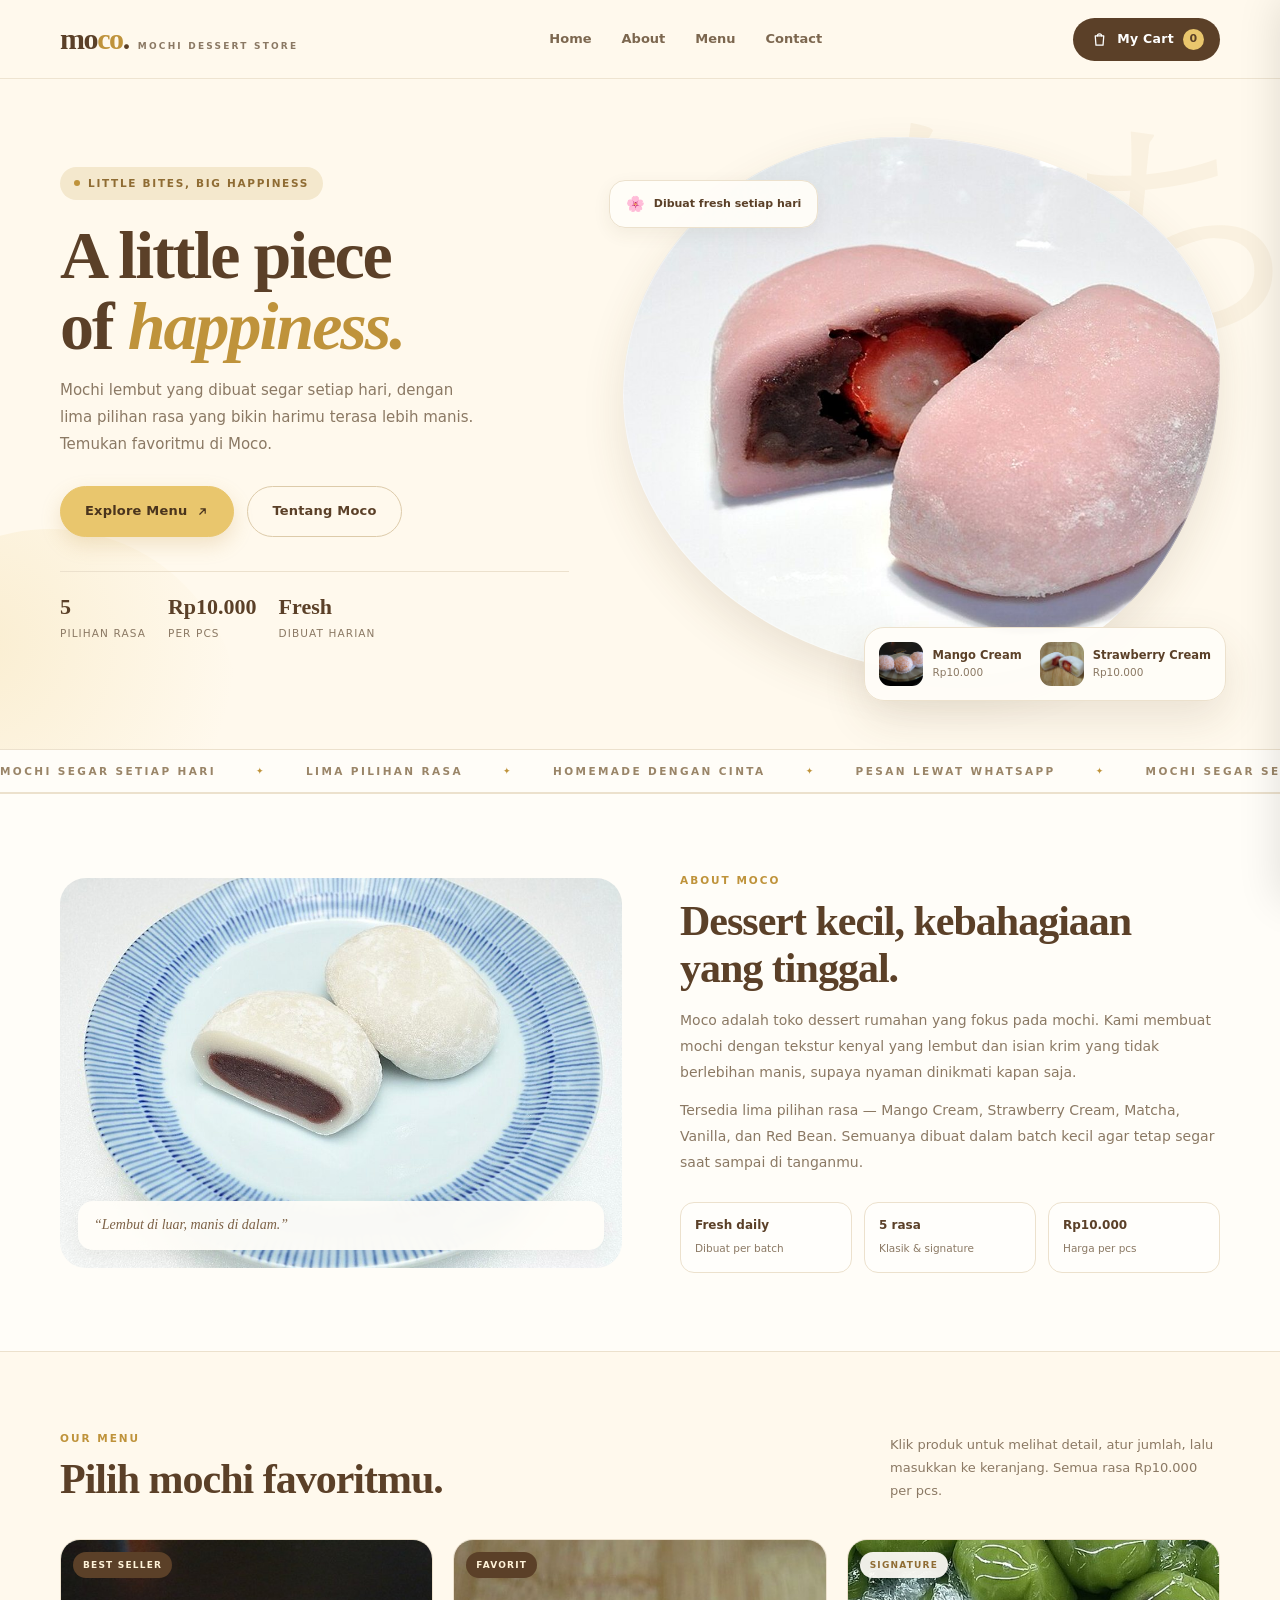
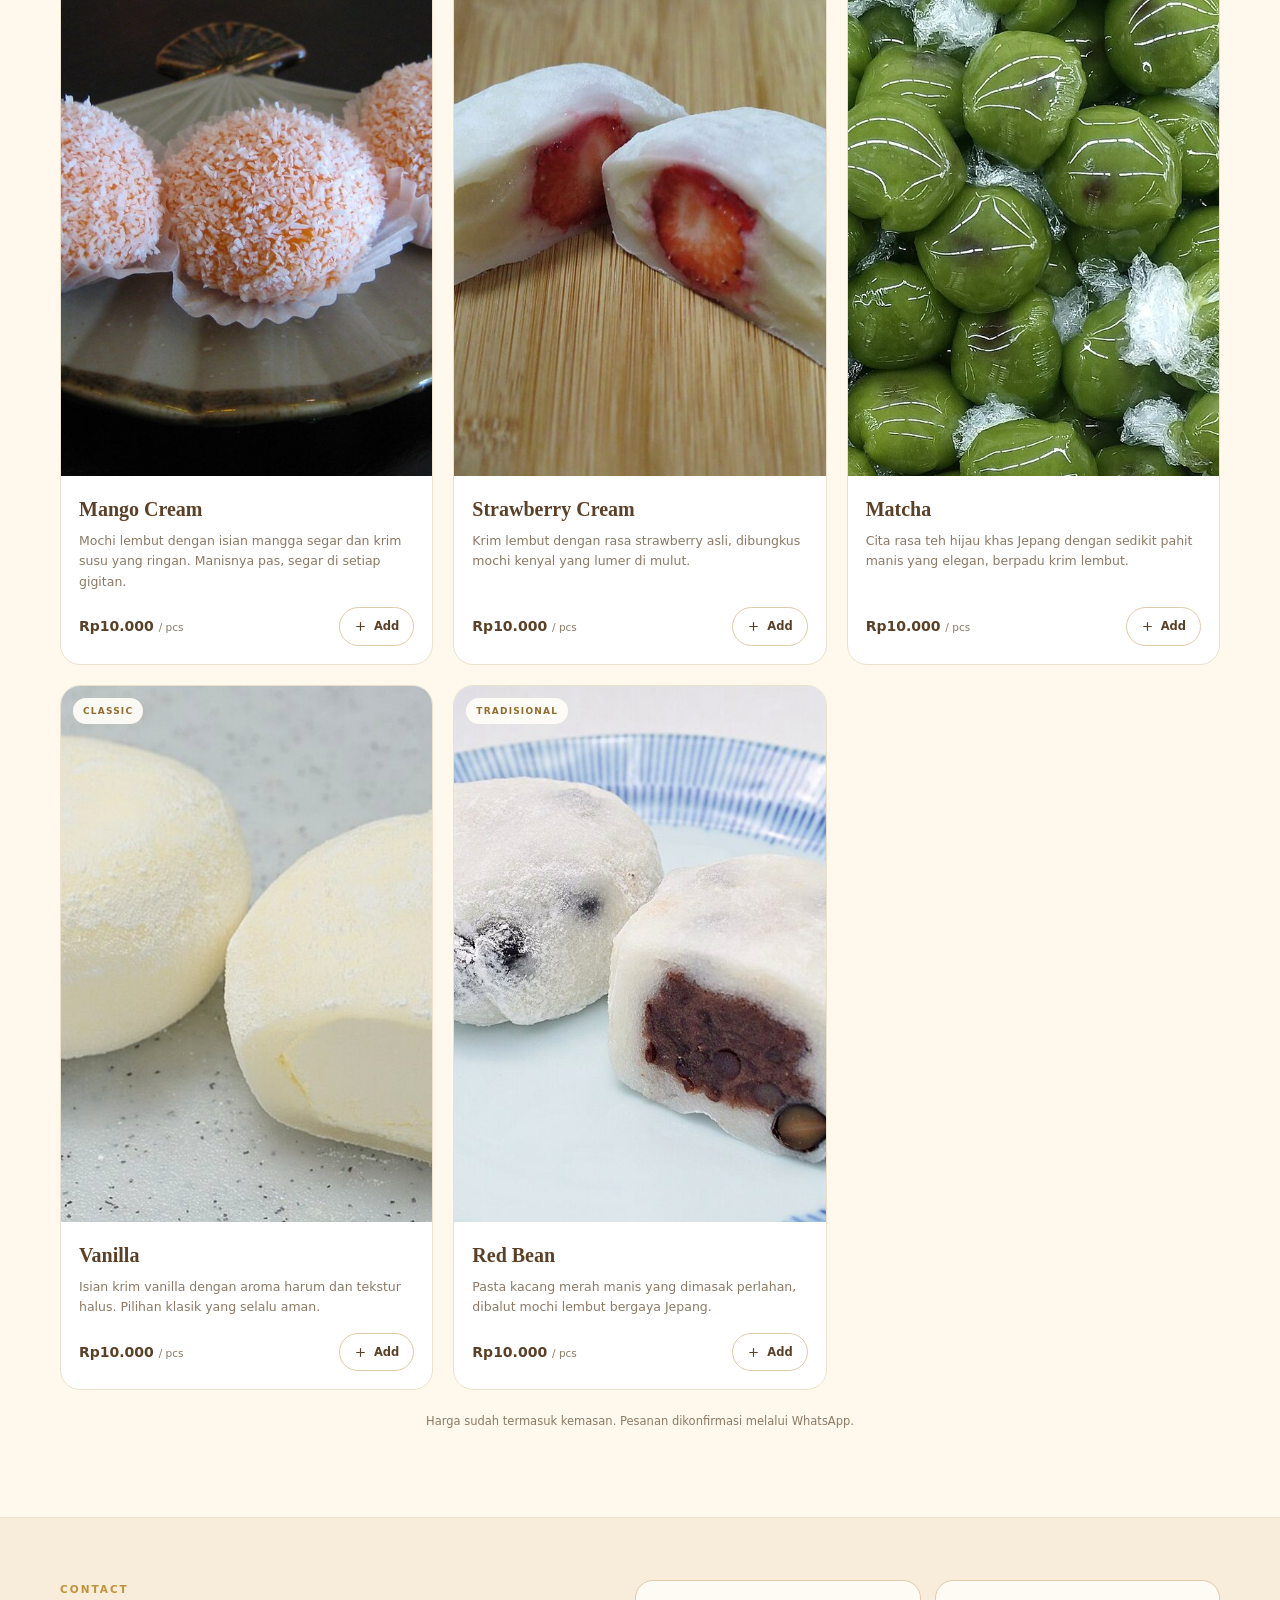
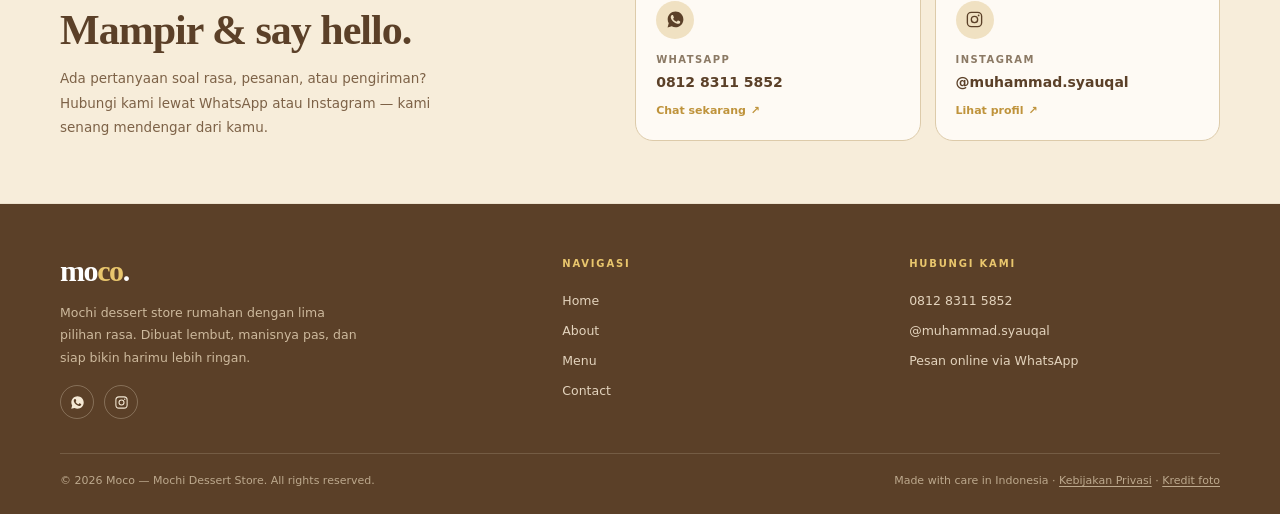
<file: index.html>
<!DOCTYPE html>
<html lang="id">
<head>
  <meta charset="UTF-8">
  <meta name="viewport" content="width=device-width, initial-scale=1.0">
  <meta name="theme-color" content="#fff9ed">
  <title>Moco — Mochi Dessert Store | Mochi for Your Happy Day</title>
  <meta name="description" content="Moco menjual mochi lembut dengan lima pilihan rasa: Mango Cream, Strawberry Cream, Matcha, Vanilla, dan Red Bean. Pesan mudah lewat WhatsApp.">
  <meta http-equiv="Content-Security-Policy" content="default-src 'self'; script-src 'self'; style-src 'self' 'unsafe-inline' https://fonts.googleapis.com; font-src https://fonts.gstatic.com; img-src 'self' data: https:; connect-src 'self'; object-src 'none'; base-uri 'self'; form-action 'self' https://wa.me">
  <meta name="referrer" content="strict-origin-when-cross-origin">
  <link rel="icon" href="data:image/svg+xml,%3Csvg xmlns='http://www.w3.org/2000/svg' viewBox='0 0 64 64'%3E%3Crect width='64' height='64' rx='16' fill='%23fff9ed'/%3E%3Ccircle cx='32' cy='34' r='17' fill='%23e9c66d'/%3E%3Ccircle cx='32' cy='28' r='10' fill='%23fffdf8' opacity='.65'/%3E%3C/svg%3E">
  <link rel="preconnect" href="https://fonts.googleapis.com">
  <link rel="preconnect" href="https://fonts.gstatic.com" crossorigin>
  <link href="https://fonts.googleapis.com/css2?family=DM+Sans:wght@400;500;600;700&family=Playfair+Display:ital,wght@0,600;0,700;1,600&display=swap" rel="stylesheet">
  <link rel="stylesheet" href="assets/css/style.css">
</head>
<body>
  <a class="skip-link" href="#home">Lewati ke konten utama</a>

  <header class="site-header">
    <div class="wrap nav">
      <a class="brand" href="#home" aria-label="Moco, kembali ke beranda">
        <span class="logo">mo<span>co</span>.</span>
        <small>Mochi Dessert Store</small>
      </a>

      <nav class="nav-links" id="navLinks" aria-label="Navigasi pelanggan">
        <a href="#home">Home</a>
        <a href="#about">About</a>
        <a href="#menu">Menu</a>
        <a href="#contact">Contact</a>
      </nav>

      <div class="nav-actions">
        <button class="menu-toggle" id="menuToggle" type="button" aria-label="Buka menu navigasi" aria-expanded="false" aria-controls="navLinks">
          <span></span><span></span>
        </button>
        <button class="cart-btn" type="button" data-open-cart aria-label="Buka keranjang belanja">
          <svg viewBox="0 0 24 24" fill="none" stroke="currentColor" stroke-width="1.8" stroke-linecap="round" stroke-linejoin="round" aria-hidden="true"><path d="M6 7h12l-1 13H7L6 7Z"/><path d="M9 7a3 3 0 0 1 6 0"/></svg>
          <span class="cart-label">My Cart</span>
          <span class="cart-count" id="cartCount">0</span>
        </button>
      </div>
    </div>
  </header>

  <main>
    <!-- ============ HOME ============ -->
    <section class="hero" id="home">
      <div class="wrap hero-grid">
        <div>
          <span class="eyebrow">Little bites, big happiness</span>
          <h1>A little piece<br>of <em>happiness.</em></h1>
          <p class="hero-copy">
            Mochi lembut yang dibuat segar setiap hari, dengan lima pilihan rasa
            yang bikin harimu terasa lebih manis. Temukan favoritmu di Moco.
          </p>
          <div class="hero-actions">
            <a class="btn btn-primary" href="#menu">Explore Menu
              <svg width="13" height="13" viewBox="0 0 24 24" fill="none" stroke="currentColor" stroke-width="2.2" stroke-linecap="round" stroke-linejoin="round" aria-hidden="true"><path d="M7 17 17 7M9 7h8v8"/></svg>
            </a>
            <a class="btn btn-ghost" href="#about">Tentang Moco</a>
          </div>
          <div class="hero-meta">
            <div><strong>5</strong><span>Pilihan rasa</span></div>
            <div><strong>Rp10.000</strong><span>Per pcs</span></div>
            <div><strong>Fresh</strong><span>Dibuat harian</span></div>
          </div>
        </div>

        <div class="hero-visual">
          <div class="hero-photo">
            <img src="assets/img/hero.jpg" alt="Aneka mochi Moco di atas piring keramik" width="1000" height="900" fetchpriority="high">
          </div>
          <div class="hero-badge"><span>🌸</span> Dibuat fresh setiap hari</div>
          <div class="featured-float" aria-label="Produk unggulan">
            <button class="featured-chip" type="button" data-product="mango-cream">
              <img src="assets/img/mango-cream.jpg" alt="" width="44" height="44" loading="lazy">
              <span><b>Mango Cream</b><small>Rp10.000</small></span>
            </button>
            <button class="featured-chip" type="button" data-product="strawberry-cream">
              <img src="assets/img/strawberry-cream.jpg" alt="" width="44" height="44" loading="lazy">
              <span><b>Strawberry Cream</b><small>Rp10.000</small></span>
            </button>
          </div>
        </div>
      </div>
    </section>

    <div class="strip" aria-hidden="true">
      <div class="strip-track">
        <span>Mochi segar setiap hari</span><span>Lima pilihan rasa</span><span>Homemade dengan cinta</span><span>Pesan lewat WhatsApp</span><span>Mochi segar setiap hari</span><span>Lima pilihan rasa</span><span>Homemade dengan cinta</span><span>Pesan lewat WhatsApp</span>
      </div>
    </div>

    <!-- ============ ABOUT ============ -->
    <section class="section about" id="about">
      <div class="wrap about-grid">
        <div class="about-visual">
          <img src="assets/img/about.jpg" alt="Mochi Moco yang lembut dengan isian krim" width="900" height="700" loading="lazy">
          <div class="about-note">“Lembut di luar, manis di dalam.”</div>
        </div>
        <div class="about-copy">
          <span class="kicker">About Moco</span>
          <h2>Dessert kecil, kebahagiaan yang tinggal.</h2>
          <p>
            Moco adalah toko dessert rumahan yang fokus pada mochi. Kami membuat mochi
            dengan tekstur kenyal yang lembut dan isian krim yang tidak berlebihan manis,
            supaya nyaman dinikmati kapan saja.
          </p>
          <p>
            Tersedia lima pilihan rasa — Mango Cream, Strawberry Cream, Matcha, Vanilla,
            dan Red Bean. Semuanya dibuat dalam batch kecil agar tetap segar saat sampai
            di tanganmu.
          </p>
          <div class="perks">
            <div class="perk"><strong>Fresh daily</strong><span>Dibuat per batch</span></div>
            <div class="perk"><strong>5 rasa</strong><span>Klasik & signature</span></div>
            <div class="perk"><strong>Rp10.000</strong><span>Harga per pcs</span></div>
          </div>
        </div>
      </div>
    </section>

    <!-- ============ MENU ============ -->
    <section class="section menu-section" id="menu">
      <div class="wrap">
        <div class="section-head">
          <div>
            <span class="kicker">Our Menu</span>
            <h2>Pilih mochi favoritmu.</h2>
          </div>
          <p class="section-desc">Klik produk untuk melihat detail, atur jumlah, lalu masukkan ke keranjang. Semua rasa Rp10.000 per pcs.</p>
        </div>
        <div class="products" id="productGrid" aria-live="polite"></div>
        <p class="menu-footnote" id="menuFootnote">Harga sudah termasuk kemasan. Pesanan dikonfirmasi melalui WhatsApp.</p>
      </div>
    </section>

    <!-- ============ CONTACT ============ -->
    <section class="contact" id="contact">
      <div class="wrap contact-grid">
        <div>
          <span class="kicker">Contact</span>
          <h2>Mampir &amp; say hello.</h2>
          <p>Ada pertanyaan soal rasa, pesanan, atau pengiriman? Hubungi kami lewat WhatsApp atau Instagram — kami senang mendengar dari kamu.</p>
        </div>
        <div class="contact-cards">
          <a class="contact-card" id="contactWa" href="https://wa.me/6281283115852" target="_blank" rel="noopener">
            <span class="contact-icon">
              <svg viewBox="0 0 24 24" fill="currentColor" aria-hidden="true"><path d="M12.04 2C6.58 2 2.13 6.45 2.13 11.91c0 1.75.46 3.46 1.32 4.96L2 22l5.25-1.38a9.9 9.9 0 0 0 4.79 1.22h.01c5.46 0 9.91-4.45 9.91-9.91S17.5 2 12.04 2Zm5.8 14.06c-.25.7-1.47 1.36-2.02 1.4-.54.05-1.05.24-3.55-.74-3.02-1.19-4.92-4.28-5.07-4.48-.15-.2-1.2-1.6-1.2-3.05 0-1.45.76-2.16 1.03-2.46.27-.3.59-.37.79-.37.2 0 .39 0 .56.01.18.01.42-.07.66.5.25.6.84 2.05.91 2.2.07.15.12.32.02.52-.1.2-.15.32-.3.5-.15.17-.31.39-.45.52-.15.15-.3.31-.13.61.17.3.76 1.25 1.63 2.03 1.12 1 2.06 1.31 2.36 1.46.3.15.47.12.65-.07.17-.2.74-.86.94-1.16.2-.3.4-.25.66-.15.27.1 1.72.81 2.01.96.3.15.5.22.57.35.07.12.07.72-.18 1.42Z"/></svg>
            </span>
            <small>WhatsApp</small>
            <strong id="contactWaText">0812 8311 5852</strong>
            <em>Chat sekarang <span aria-hidden="true">↗</span></em>
          </a>
          <a class="contact-card" id="contactIg" href="https://www.instagram.com/muhammad.syauqal/" target="_blank" rel="noopener">
            <span class="contact-icon">
              <svg viewBox="0 0 24 24" fill="none" stroke="currentColor" stroke-width="1.7" aria-hidden="true"><rect x="3" y="3" width="18" height="18" rx="5"/><circle cx="12" cy="12" r="4"/><circle cx="17.2" cy="6.8" r="1.1" fill="currentColor" stroke="none"/></svg>
            </span>
            <small>Instagram</small>
            <strong id="contactIgText">@muhammad.syauqal</strong>
            <em>Lihat profil <span aria-hidden="true">↗</span></em>
          </a>
        </div>
      </div>
    </section>
  </main>

  <!-- ============ FOOTER ============ -->
  <footer class="site-footer">
    <div class="wrap">
      <div class="footer-grid">
        <div class="footer-brand">
          <a class="logo" href="#home">mo<span>co</span>.</a>
          <p>Mochi dessert store rumahan dengan lima pilihan rasa. Dibuat lembut, manisnya pas, dan siap bikin harimu lebih ringan.</p>
          <div class="footer-socials">
            <a id="footerWa" href="https://wa.me/6281283115852" target="_blank" rel="noopener" aria-label="WhatsApp Moco">
              <svg viewBox="0 0 24 24" fill="currentColor" aria-hidden="true"><path d="M12.04 2C6.58 2 2.13 6.45 2.13 11.91c0 1.75.46 3.46 1.32 4.96L2 22l5.25-1.38a9.9 9.9 0 0 0 4.79 1.22h.01c5.46 0 9.91-4.45 9.91-9.91S17.5 2 12.04 2Zm5.8 14.06c-.25.7-1.47 1.36-2.02 1.4-.54.05-1.05.24-3.55-.74-3.02-1.19-4.92-4.28-5.07-4.48-.15-.2-1.2-1.6-1.2-3.05 0-1.45.76-2.16 1.03-2.46.27-.3.59-.37.79-.37.2 0 .39 0 .56.01.18.01.42-.07.66.5.25.6.84 2.05.91 2.2.07.15.12.32.02.52-.1.2-.15.32-.3.5-.15.17-.31.39-.45.52-.15.15-.3.31-.13.61.17.3.76 1.25 1.63 2.03 1.12 1 2.06 1.31 2.36 1.46.3.15.47.12.65-.07.17-.2.74-.86.94-1.16.2-.3.4-.25.66-.15.27.1 1.72.81 2.01.96.3.15.5.22.57.35.07.12.07.72-.18 1.42Z"/></svg>
            </a>
            <a id="footerIg" href="https://www.instagram.com/muhammad.syauqal/" target="_blank" rel="noopener" aria-label="Instagram Moco">
              <svg viewBox="0 0 24 24" fill="none" stroke="currentColor" stroke-width="1.7" aria-hidden="true"><rect x="3" y="3" width="18" height="18" rx="5"/><circle cx="12" cy="12" r="4"/><circle cx="17.2" cy="6.8" r="1.1" fill="currentColor" stroke="none"/></svg>
            </a>
          </div>
        </div>

        <div class="footer-col">
          <h4>Navigasi</h4>
          <a href="#home">Home</a>
          <a href="#about">About</a>
          <a href="#menu">Menu</a>
          <a href="#contact">Contact</a>
        </div>

        <div class="footer-col">
          <h4>Hubungi Kami</h4>
          <a id="footerWaText" href="https://wa.me/6281283115852" target="_blank" rel="noopener">0812 8311 5852</a>
          <a id="footerIgText" href="https://www.instagram.com/muhammad.syauqal/" target="_blank" rel="noopener">@muhammad.syauqal</a>
          <span>Pesan online via WhatsApp</span>
        </div>
      </div>
      <div class="footer-bottom">
        <span>&copy; <span id="year">2026</span> Moco — Mochi Dessert Store. All rights reserved.</span>
        <span>Made with care in Indonesia · <a href="privacy.html" style="text-decoration:underline;text-underline-offset:2px">Kebijakan Privasi</a> · <a href="credits.html" style="text-decoration:underline;text-underline-offset:2px">Kredit foto</a></span>
      </div>
    </div>
  </footer>

  <!-- ============ CART DRAWER ============ -->
  <div class="overlay" id="overlay" data-close-cart></div>
  <aside class="drawer" id="cartDrawer" aria-label="Keranjang belanja" aria-hidden="true">
    <div class="drawer-head">
      <div>
        <h3>Your Cart</h3>
        <p id="cartSummary">0 item dipilih</p>
      </div>
      <button class="icon-btn" type="button" data-close-cart aria-label="Tutup keranjang">&times;</button>
    </div>
    <div class="cart-items" id="cartItems"></div>
    <div class="cart-foot" id="cartFoot">
      <div class="cart-row"><span>Subtotal</span><span id="cartSubtotal">Rp0</span></div>
      <div class="cart-row"><span>Jumlah item</span><span id="cartQty">0 pcs</span></div>
      <div class="cart-row total"><span>Total</span><span id="cartTotal">Rp0</span></div>
      <p class="cart-note">Checkout akan mencatat pesanan dengan status <strong>Menunggu Konfirmasi</strong>, lalu membuka WhatsApp untuk menyelesaikan pembayaran dan pengiriman. Data yang diproses dijelaskan di <a href="privacy.html" style="text-decoration:underline">Kebijakan Privasi</a>.</p>
      <button class="btn btn-dark btn-block" id="checkoutBtn" type="button">Checkout via WhatsApp</button>
    </div>
  </aside>

  <!-- ============ PRODUCT DETAIL ============ -->
  <div class="modal" id="productModal" aria-hidden="true">
    <div class="modal-card" role="dialog" aria-modal="true" aria-labelledby="detailName">
      <button class="icon-btn modal-close" type="button" data-close-detail aria-label="Tutup detail produk">&times;</button>
      <div class="product-detail">
        <div class="detail-media"><img id="detailImage" src="assets/img/vanilla.jpg" alt=""></div>
        <div class="detail-body">
          <span class="product-tag" id="detailTag">Signature</span>
          <h3 id="detailName">—</h3>
          <div class="detail-price"><span id="detailPrice">Rp10.000</span> <small>/ pcs</small></div>
          <p class="detail-desc" id="detailDesc">—</p>
          <div class="detail-meta">
            <span>Isian cream</span><span>Tekstur lembut</span><span>Fresh daily</span>
          </div>
          <div class="detail-buy">
            <div class="stepper" aria-label="Jumlah pembelian">
              <button type="button" id="detailMinus" aria-label="Kurangi jumlah">&minus;</button>
              <input id="detailQty" type="number" min="1" max="99" value="1" inputmode="numeric" aria-label="Jumlah">
              <button type="button" id="detailPlus" aria-label="Tambah jumlah">+</button>
            </div>
            <button class="btn btn-primary" id="detailAdd" type="button">Add to Cart</button>
          </div>
          <p class="detail-stock" id="detailStock"><span class="dot"></span> Tersedia</p>
        </div>
      </div>
    </div>
  </div>

  <div class="toast-stack" id="toastStack" aria-live="polite" aria-atomic="true"></div>

  <script src="assets/js/security.js"></script>
  <script src="assets/js/store.js"></script>
  <script src="assets/js/app.js"></script>
</body>
</html>
</file>
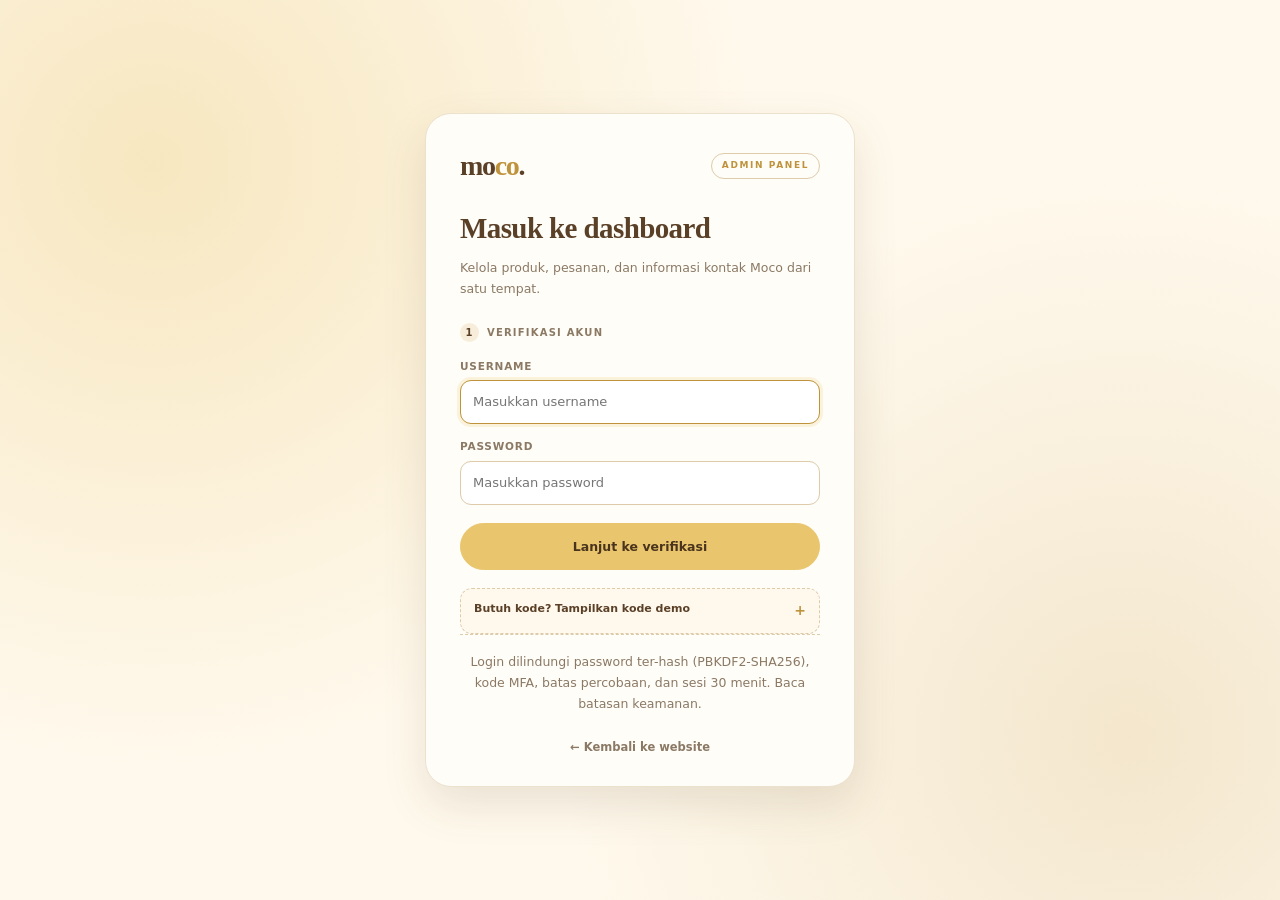
<file: admin.html>
<!DOCTYPE html>
<html lang="id">
<head>
  <meta charset="UTF-8">
  <meta name="viewport" content="width=device-width, initial-scale=1.0">
  <meta name="theme-color" content="#5b4028">
  <meta name="robots" content="noindex, nofollow">
  <meta http-equiv="Content-Security-Policy" content="default-src 'self'; script-src 'self'; style-src 'self' 'unsafe-inline' https://fonts.googleapis.com; font-src https://fonts.gstatic.com; img-src 'self' data: https:; connect-src 'self'; object-src 'none'; base-uri 'self'">
  <meta name="referrer" content="strict-origin-when-cross-origin">
  <title>Moco Admin — Mochi Dessert Store</title>
  <link rel="icon" href="data:image/svg+xml,%3Csvg xmlns='http://www.w3.org/2000/svg' viewBox='0 0 64 64'%3E%3Crect width='64' height='64' rx='16' fill='%235b4028'/%3E%3Ccircle cx='32' cy='34' r='17' fill='%23e9c66d'/%3E%3C/svg%3E">
  <link rel="preconnect" href="https://fonts.googleapis.com">
  <link rel="preconnect" href="https://fonts.gstatic.com" crossorigin>
  <link href="https://fonts.googleapis.com/css2?family=DM+Sans:wght@400;500;600;700&family=Playfair+Display:wght@600;700&display=swap" rel="stylesheet">
  <link rel="stylesheet" href="assets/css/admin.css">
</head>
<body>
  <!-- ================= LOGIN ================= -->
  <div class="login-view" id="loginView">
    <div class="login-card">
      <div class="login-brand">
        <span class="logo">mo<span>co</span>.</span>
        <span class="login-tag">Admin Panel</span>
      </div>
      <h1>Masuk ke dashboard</h1>
      <p>Kelola produk, pesanan, dan informasi kontak Moco dari satu tempat.</p>

      <div class="login-error" id="loginError" role="alert">
        <svg width="14" height="14" viewBox="0 0 24 24" fill="none" stroke="currentColor" stroke-width="2" aria-hidden="true"><circle cx="12" cy="12" r="9"/><path d="M12 8v4M12 16h.01" stroke-linecap="round"/></svg>
        <span id="loginErrorText">Username atau password salah.</span>
      </div>

      <div class="lock-banner" id="lockBanner" role="status" hidden>
        <b>Login dikunci sementara</b>
        <span id="lockText">Coba lagi sebentar lagi.</span>
      </div>

      <form class="login-form" id="loginForm" novalidate>
        <div class="login-step-badge"><span>1</span> Verifikasi akun</div>
        <label class="field">
          <span>Username</span>
          <input id="loginUser" name="username" autocomplete="username" placeholder="Masukkan username" maxlength="30" required>
        </label>
        <label class="field">
          <span>Password</span>
          <input id="loginPass" name="password" type="password" autocomplete="current-password" placeholder="Masukkan password" maxlength="128" required>
        </label>
        <button class="btn btn-primary" type="submit" id="loginSubmit">Lanjut ke verifikasi</button>
      </form>

      <form class="login-form" id="mfaForm" novalidate hidden>
        <div class="login-step-badge"><span>2</span> Verifikasi dua langkah</div>
        <p class="mfa-intro">Masukkan 6 digit kode authenticator untuk akun <b id="mfaUser">admib</b>. Kode berganti setiap 30 detik.</p>
        <label class="field">
          <span>Kode verifikasi</span>
          <input id="mfaCode" name="code" inputmode="numeric" autocomplete="one-time-code" placeholder="000000" maxlength="6" pattern="[0-9]{6}">
        </label>
        <button class="btn btn-primary" type="submit" id="mfaSubmit">Verifikasi &amp; masuk</button>
        <button class="link-btn" type="button" id="mfaBack">&larr; Kembali ke login</button>
      </form>

      <details class="mfa-demo" id="mfaDemo">
        <summary>Butuh kode? Tampilkan kode demo</summary>
        <div class="mfa-demo-body">
          <p>Prototipe ini memakai TOTP. Untuk pengujian, kode yang berlaku saat ini:</p>
          <div class="demo-code"><b id="demoCode">------</b><span id="demoTimer">—</span></div>
          <p class="tiny">Secret demo <code>JBSWY3DPEHPK3PXP</code>. Tampilan kode ini hanya untuk prototype; pada produksi kode berasal dari aplikasi authenticator dan verifikasi dilakukan backend.</p>
        </div>
      </details>

      <p class="login-hint">Login dilindungi password ter-hash (PBKDF2-SHA256), kode MFA, batas percobaan, dan sesi 30 menit. <a href="privacy.html#keamanan">Baca batasan keamanan</a>.</p>
      <a class="login-back" href="index.html">&larr; Kembali ke website</a>
    </div>
  </div>

  <!-- ================= DASHBOARD APP ================= -->
  <div class="app" id="adminApp" hidden>
    <div class="side-overlay" id="sideOverlay"></div>

    <aside class="sidebar" id="sidebar" aria-label="Navigasi admin">
      <div class="side-brand">
        <span class="logo">mo<span>co</span>.</span>
        <small>Admin</small>
      </div>

      <span class="side-label">Menu</span>
      <nav class="side-nav">
        <a href="#dashboard" data-nav="dashboard">
          <svg viewBox="0 0 24 24" fill="none" stroke="currentColor" stroke-width="1.8" stroke-linecap="round" stroke-linejoin="round" aria-hidden="true"><rect x="3" y="3" width="7" height="7" rx="1.6"/><rect x="14" y="3" width="7" height="7" rx="1.6"/><rect x="3" y="14" width="7" height="7" rx="1.6"/><rect x="14" y="14" width="7" height="7" rx="1.6"/></svg>
          Dashboard
        </a>
        <a href="#produk" data-nav="produk">
          <svg viewBox="0 0 24 24" fill="none" stroke="currentColor" stroke-width="1.8" stroke-linecap="round" stroke-linejoin="round" aria-hidden="true"><path d="M12 3 3 7.5l9 4.5 9-4.5L12 3Z"/><path d="M3 12l9 4.5 9-4.5M3 16.5 12 21l9-4.5"/></svg>
          Produk
        </a>
        <a href="#pesanan" data-nav="pesanan">
          <svg viewBox="0 0 24 24" fill="none" stroke="currentColor" stroke-width="1.8" stroke-linecap="round" stroke-linejoin="round" aria-hidden="true"><path d="M6 3h12l1 18H5L6 3Z"/><path d="M9 8h6M9 12h6M9 16h4"/></svg>
          Pesanan
        </a>
        <a href="#kontak" data-nav="kontak">
          <svg viewBox="0 0 24 24" fill="none" stroke="currentColor" stroke-width="1.8" stroke-linecap="round" stroke-linejoin="round" aria-hidden="true"><path d="M21 15a3 3 0 0 1-3 3H8l-5 3V6a3 3 0 0 1 3-3h12a3 3 0 0 1 3 3v9Z"/><path d="M8 9h8M8 13h5"/></svg>
          Kontak
        </a>
        <a href="#keamanan" data-nav="keamanan">
          <svg viewBox="0 0 24 24" fill="none" stroke="currentColor" stroke-width="1.8" stroke-linecap="round" stroke-linejoin="round" aria-hidden="true"><path d="M12 3 4.5 6v6c0 4.5 3.2 7.7 7.5 9 4.3-1.3 7.5-4.5 7.5-9V6L12 3Z"/><path d="m9 12 2 2 4-4"/></svg>
          Keamanan
        </a>
      </nav>

      <div class="side-foot">
        <div class="side-user">
          <span class="side-avatar">AD</span>
          <div>
            <b>Administrator</b>
            <small>admib</small>
          </div>
        </div>
        <button class="logout-btn" id="logoutBtn" type="button">
          <svg viewBox="0 0 24 24" fill="none" stroke="currentColor" stroke-width="1.8" stroke-linecap="round" stroke-linejoin="round" aria-hidden="true"><path d="M9 21H5a2 2 0 0 1-2-2V5a2 2 0 0 1 2-2h4"/><path d="m16 17 5-5-5-5M21 12H9"/></svg>
          Logout
        </button>
      </div>
    </aside>

    <div class="admin-main">
      <header class="topbar">
        <div class="topbar-left">
          <button class="icon-btn side-toggle" id="sideToggle" type="button" aria-label="Buka navigasi admin">
            <svg width="16" height="16" viewBox="0 0 24 24" fill="none" stroke="currentColor" stroke-width="2" stroke-linecap="round" aria-hidden="true"><path d="M4 7h16M4 12h16M4 17h16"/></svg>
          </button>
          <div>
            <h1 id="pageTitle">Ringkasan Toko</h1>
            <p id="pageSubtitle">Pantau performa Moco hari ini.</p>
          </div>
        </div>
        <div class="topbar-actions">
          <a class="store-link" href="index.html" target="_blank" rel="noopener">
            <svg viewBox="0 0 24 24" fill="none" stroke="currentColor" stroke-width="1.9" stroke-linecap="round" stroke-linejoin="round" aria-hidden="true"><path d="M14 3h7v7M21 3l-9 9"/><path d="M19 14v5a2 2 0 0 1-2 2H5a2 2 0 0 1-2-2V7a2 2 0 0 1 2-2h5"/></svg>
            <span>Lihat Toko</span>
          </a>
          <span class="top-avatar" title="Administrator">AD</span>
        </div>
      </header>

      <main class="content">
        <p class="mobile-table-hint" id="tableHint">Tabel dapat digeser ke samping untuk melihat semua kolom.</p>

        <!-- ===== DASHBOARD ===== -->
        <section class="view" id="view-dashboard" data-view="dashboard">
          <div class="stat-grid" id="statGrid"></div>

          <div class="dash-grid">
            <div class="panel">
              <div class="panel-head">
                <div>
                  <h3>Pesanan Terbaru</h3>
                  <p>5 pesanan terakhir yang tercatat</p>
                </div>
                <a class="panel-link" href="#pesanan">Lihat semua</a>
              </div>
              <div class="table-wrap">
                <table>
                  <thead>
                    <tr><th>ID</th><th>Tanggal</th><th>Total</th><th>Status</th></tr>
                  </thead>
                  <tbody id="recentOrders"></tbody>
                </table>
              </div>
            </div>

            <div class="panel">
              <div class="panel-head">
                <div>
                  <h3>Ketersediaan Produk</h3>
                  <p>Status menu di halaman pelanggan</p>
                </div>
                <a class="panel-link" href="#produk">Kelola</a>
              </div>
              <div class="table-wrap">
                <table>
                  <thead>
                    <tr><th>Produk</th><th>Harga</th><th>Status</th></tr>
                  </thead>
                  <tbody id="productSummary"></tbody>
                </table>
              </div>
            </div>
          </div>

          <div class="panel" style="margin-top:16px">
            <div class="panel-head">
              <div>
                <h3>Aktivitas Terakhir</h3>
                <p>Catatan lokal login dan perubahan data</p>
              </div>
              <a class="panel-link" href="#keamanan">Lihat semua</a>
            </div>
            <div class="panel-body">
              <ul class="timeline" id="recentActivity"></ul>
            </div>
          </div>
        </section>

        <!-- ===== PRODUK ===== -->
        <section class="view" id="view-produk" data-view="produk" hidden>
          <div class="view-head">
            <div>
              <p>Perubahan di sini langsung tampil di halaman Menu pelanggan.</p>
            </div>
            <button class="btn btn-primary" id="addProductBtn" type="button">
              <svg viewBox="0 0 24 24" fill="none" stroke="currentColor" stroke-width="2.2" stroke-linecap="round" aria-hidden="true"><path d="M12 5v14M5 12h14"/></svg>
              Tambah Produk
            </button>
          </div>

          <div class="toolbar">
            <div class="search-box">
              <svg viewBox="0 0 24 24" fill="none" stroke="currentColor" stroke-width="2" stroke-linecap="round" aria-hidden="true"><circle cx="11" cy="11" r="7"/><path d="m20 20-3.5-3.5"/></svg>
              <input type="search" id="productSearch" placeholder="Cari nama produk..." aria-label="Cari produk">
            </div>
          </div>

          <div class="panel">
            <div class="table-wrap">
              <table>
                <thead>
                  <tr>
                    <th>Produk</th><th>Harga</th><th>Label</th><th>Ketersediaan</th><th style="text-align:right">Aksi</th>
                  </tr>
                </thead>
                <tbody id="productsBody"></tbody>
              </table>
            </div>
          </div>
        </section>

        <!-- ===== PESANAN ===== -->
        <section class="view" id="view-pesanan" data-view="pesanan" hidden>
          <div class="view-head">
            <div>
              <p>Pesanan tercatat saat pelanggan menekan Checkout, lalu dilanjutkan di WhatsApp.</p>
            </div>
          </div>

          <div class="filters" id="orderFilters">
            <button class="filter-btn active" type="button" data-status="all">Semua</button>
            <button class="filter-btn" type="button" data-status="Menunggu Konfirmasi">Menunggu Konfirmasi</button>
            <button class="filter-btn" type="button" data-status="Diproses">Diproses</button>
            <button class="filter-btn" type="button" data-status="Selesai">Selesai</button>
            <button class="filter-btn" type="button" data-status="Dibatalkan">Dibatalkan</button>
          </div>

          <div class="toolbar">
            <div class="search-box">
              <svg viewBox="0 0 24 24" fill="none" stroke="currentColor" stroke-width="2" stroke-linecap="round" aria-hidden="true"><circle cx="11" cy="11" r="7"/><path d="m20 20-3.5-3.5"/></svg>
              <input type="search" id="orderSearch" placeholder="Cari ID, produk, atau status..." aria-label="Cari pesanan">
            </div>
          </div>

          <div class="panel">
            <div class="table-wrap">
              <table>
                <thead>
                  <tr>
                    <th>ID Pesanan</th><th>Tanggal</th><th>Produk</th><th>Qty</th><th>Total</th><th>Status</th>
                  </tr>
                </thead>
                <tbody id="ordersBody"></tbody>
              </table>
            </div>
          </div>
        </section>

        <!-- ===== KONTAK ===== -->
        <section class="view" id="view-kontak" data-view="kontak" hidden>
          <div class="view-head">
            <div>
              <p>Nomor dan tautan ini dipakai di bagian Contact serta Footer website.</p>
            </div>
          </div>

          <div class="settings-grid">
            <form class="form-card" id="contactForm" novalidate>
              <div class="form-grid">
                <label class="field">
                  <span>Nomor WhatsApp (tampil)</span>
                  <input id="cfWaDisplay" name="waDisplay" placeholder="0812 8311 5852" required>
                </label>
                <label class="field">
                  <span>Nomor WhatsApp (format internasional)</span>
                  <input id="cfWaNumber" name="waNumber" placeholder="6281283115852" inputmode="tel" required>
                  <small>Tanpa tanda + dan spasi, contoh 6281283115852.</small>
                </label>
                <label class="field full">
                  <span>Link WhatsApp</span>
                  <input id="cfWaLink" name="waLink" type="url" placeholder="https://wa.me/6281283115852" required>
                </label>
                <label class="field">
                  <span>Username Instagram</span>
                  <input id="cfIgUsername" name="igUsername" placeholder="muhammad.syauqal" required>
                </label>
                <label class="field">
                  <span>Link Instagram</span>
                  <input id="cfIgLink" name="igLink" type="url" placeholder="https://www.instagram.com/muhammad.syauqal/" required>
                </label>
              </div>
              <div class="form-actions">
                <button class="btn btn-ghost" type="reset">Reset</button>
                <button class="btn btn-primary" type="submit">Simpan Perubahan</button>
              </div>
            </form>

            <div class="panel preview-card">
              <h3>Pratinjau</h3>
              <p>Tampilan kontak di website pelanggan.</p>
              <div class="preview-contact">
                <span class="preview-ico">
                  <svg viewBox="0 0 24 24" fill="currentColor" aria-hidden="true"><path d="M12.04 2C6.58 2 2.13 6.45 2.13 11.91c0 1.75.46 3.46 1.32 4.96L2 22l5.25-1.38a9.9 9.9 0 0 0 4.79 1.22h.01c5.46 0 9.91-4.45 9.91-9.91S17.5 2 12.04 2Zm5.8 14.06c-.25.7-1.47 1.36-2.02 1.4-.54.05-1.05.24-3.55-.74-3.02-1.19-4.92-4.28-5.07-4.48-.15-.2-1.2-1.6-1.2-3.05 0-1.45.76-2.16 1.03-2.46.27-.3.59-.37.79-.37.2 0 .39 0 .56.01.18.01.42-.07.66.5.25.6.84 2.05.91 2.2.07.15.12.32.02.52-.1.2-.15.32-.3.5-.15.17-.31.39-.45.52-.15.15-.3.31-.13.61.17.3.76 1.25 1.63 2.03 1.12 1 2.06 1.31 2.36 1.46.3.15.47.12.65-.07.17-.2.74-.86.94-1.16.2-.3.4-.25.66-.15.27.1 1.72.81 2.01.96.3.15.5.22.57.35.07.12.07.72-.18 1.42Z"/></svg>
                </span>
                <div>
                  <b id="previewWa">0812 8311 5852</b>
                  <small>WhatsApp</small>
                </div>
              </div>
              <div class="preview-contact">
                <span class="preview-ico">
                  <svg viewBox="0 0 24 24" fill="none" stroke="currentColor" stroke-width="1.7" aria-hidden="true"><rect x="3" y="3" width="18" height="18" rx="5"/><circle cx="12" cy="12" r="4"/><circle cx="17.2" cy="6.8" r="1.1" fill="currentColor" stroke="none"/></svg>
                </span>
                <div>
                  <b id="previewIg">@muhammad.syauqal</b>
                  <small>Instagram</small>
                </div>
              </div>
              <div class="preview-note">Perubahan kontak akan langsung memperbarui tautan WhatsApp dan Instagram di halaman pelanggan setelah disimpan.</div>
            </div>
          </div>
        </section>

        <!-- ===== KEAMANAN ===== -->
        <section class="view" id="view-keamanan" data-view="keamanan" hidden>
          <div class="view-head">
            <div>
              <p>Status kontrol keamanan prototype, log aktivitas, serta backup dan pemulihan.</p>
            </div>
            <span class="badge warn">Prototipe front-end</span>
          </div>

          <div class="security-grid">
            <div class="panel">
              <div class="panel-head">
                <div>
                  <h3>Status Keamanan</h3>
                  <p>Kontrol yang aktif di browser ini</p>
                </div>
              </div>
              <div class="panel-body" id="securityStatus"></div>
            </div>

            <div class="panel">
              <div class="panel-head">
                <div>
                  <h3>Backup &amp; Pemulihan</h3>
                  <p>Simpan salinan data sebelum perubahan besar</p>
                </div>
              </div>
              <div class="panel-body">
                <p class="small muted">Unduh produk, pesanan, dan kontak dalam satu file JSON. File tidak berisi log, sesi, atau kredensial.</p>
                <div class="backup-actions">
                  <button class="btn btn-primary" type="button" id="backupBtn">Unduh Backup</button>
                  <label class="btn btn-ghost file-btn">Pulihkan Backup
                    <input type="file" id="restoreInput" accept="application/json,.json" hidden>
                  </label>
                </div>
                <p class="hint small">Pemulihan akan mengganti seluruh produk, pesanan, dan kontak di browser ini. Sesi admin tidak berubah.</p>

                <div class="danger-zone">
                  <b>Reset data demo</b>
                  <p>Hapus produk, pesanan, kontak, dan log di browser ini.</p>
                  <button class="btn btn-danger btn-sm" type="button" id="resetDataBtn">Reset Data</button>
                </div>
              </div>
            </div>

            <div class="panel security-log-panel">
              <div class="panel-head">
                <div>
                  <h3>Log Aktivitas</h3>
                  <p>Retensi 90 hari · maksimal 300 entri</p>
                </div>
                <button class="btn btn-ghost btn-sm" type="button" id="exportLogBtn">Unduh Log</button>
              </div>
              <div class="log-list" id="activityLog"></div>
            </div>
          </div>

          <div class="security-note">
            <b>Batas prototipe.</b>
            Website ini masih berjalan di browser dengan LocalStorage. Hash password, secret MFA, pembatasan percobaan, dan sesi dapat dibaca atau dilewati oleh pengguna yang menguasai perangkat. Untuk produksi, pindahkan autentikasi, rate limiting, sesi, database, dan log ke backend dengan HTTPS — lihat <code>SECURITY.md</code>.
          </div>
        </section>
      </main>
    </div>
  </div>

  <!-- ================= PRODUCT MODAL ================= -->
  <div class="admin-modal" id="productModal" aria-hidden="true">
    <div class="modal-card" role="dialog" aria-modal="true" aria-labelledby="productModalTitle">
      <div class="modal-head">
        <div>
          <h2 id="productModalTitle">Tambah Produk</h2>
          <p>Lengkapi informasi produk mochi.</p>
        </div>
        <button class="icon-btn" type="button" data-close-product aria-label="Tutup">&times;</button>
      </div>
      <form class="modal-body" id="productForm" novalidate>
        <input type="hidden" id="pfId">
        <div class="form-grid">
          <label class="field">
            <span>Nama produk</span>
            <input id="pfName" maxlength="60" placeholder="Contoh: Mango Cream" required>
          </label>
          <label class="field">
            <span>Harga (Rp)</span>
            <input id="pfPrice" type="number" min="0" step="500" placeholder="10000" required>
          </label>
          <label class="field full">
            <span>Deskripsi</span>
            <textarea id="pfDesc" rows="3" maxlength="240" placeholder="Deskripsi singkat produk..." required></textarea>
          </label>
          <label class="field full">
            <span>URL gambar</span>
            <input id="pfImage" type="text" placeholder="assets/img/mango-cream.jpg">
            <small>Bisa pakai path lokal, URL https, atau upload foto di bawah.</small>
          </label>
          <label class="field full">
            <span>Upload gambar</span>
            <input id="pfUpload" type="file" accept="image/png,image/jpeg,image/webp">
            <small>Foto otomatis diperkecil agar penyimpanan prototype tetap ringan.</small>
          </label>
          <label class="field">
            <span>Label produk</span>
            <input id="pfTag" maxlength="20" placeholder="Best Seller">
          </label>
          <div class="field">
            <span>Status</span>
            <div class="check-row" style="margin-top:6px">
              <label class="check"><input type="checkbox" id="pfAvailable" checked> Tersedia</label>
              <label class="check"><input type="checkbox" id="pfFeatured"> Unggulan</label>
            </div>
          </div>
        </div>

        <div class="image-preview" id="pfPreviewWrap">
          <img id="pfPreview" alt="Pratinjau gambar produk">
          <span>Pratinjau gambar</span>
        </div>

        <div class="modal-actions">
          <button class="btn btn-ghost" type="button" data-close-product>Batal</button>
          <button class="btn btn-primary" type="submit">Simpan Produk</button>
        </div>
      </form>
    </div>
  </div>

  <!-- ================= CONFIRM MODAL ================= -->
  <div class="admin-modal" id="confirmModal" aria-hidden="true">
    <div class="modal-card" style="max-width:400px" role="alertdialog" aria-modal="true" aria-labelledby="confirmTitle">
      <div class="confirm-body">
        <h2 id="confirmTitle" style="margin:0 0 8px;font-family:var(--serif);font-size:20px">Hapus produk?</h2>
        <p id="confirmText">Data yang dihapus tidak bisa dikembalikan.</p>
        <p class="muted">Tindakan ini hanya mengubah data prototype di browser ini.</p>
        <div class="confirm-actions">
          <button class="btn btn-ghost" type="button" id="confirmCancel">Batal</button>
          <button class="btn btn-danger" type="button" id="confirmOk">Hapus</button>
        </div>
      </div>
    </div>
  </div>

  <div class="toast-stack" id="toastStack" aria-live="polite" aria-atomic="true"></div>

  <script src="assets/js/security.js"></script>
  <script src="assets/js/store.js"></script>
  <script src="assets/js/admin.js"></script>
</body>
</html>
</file>
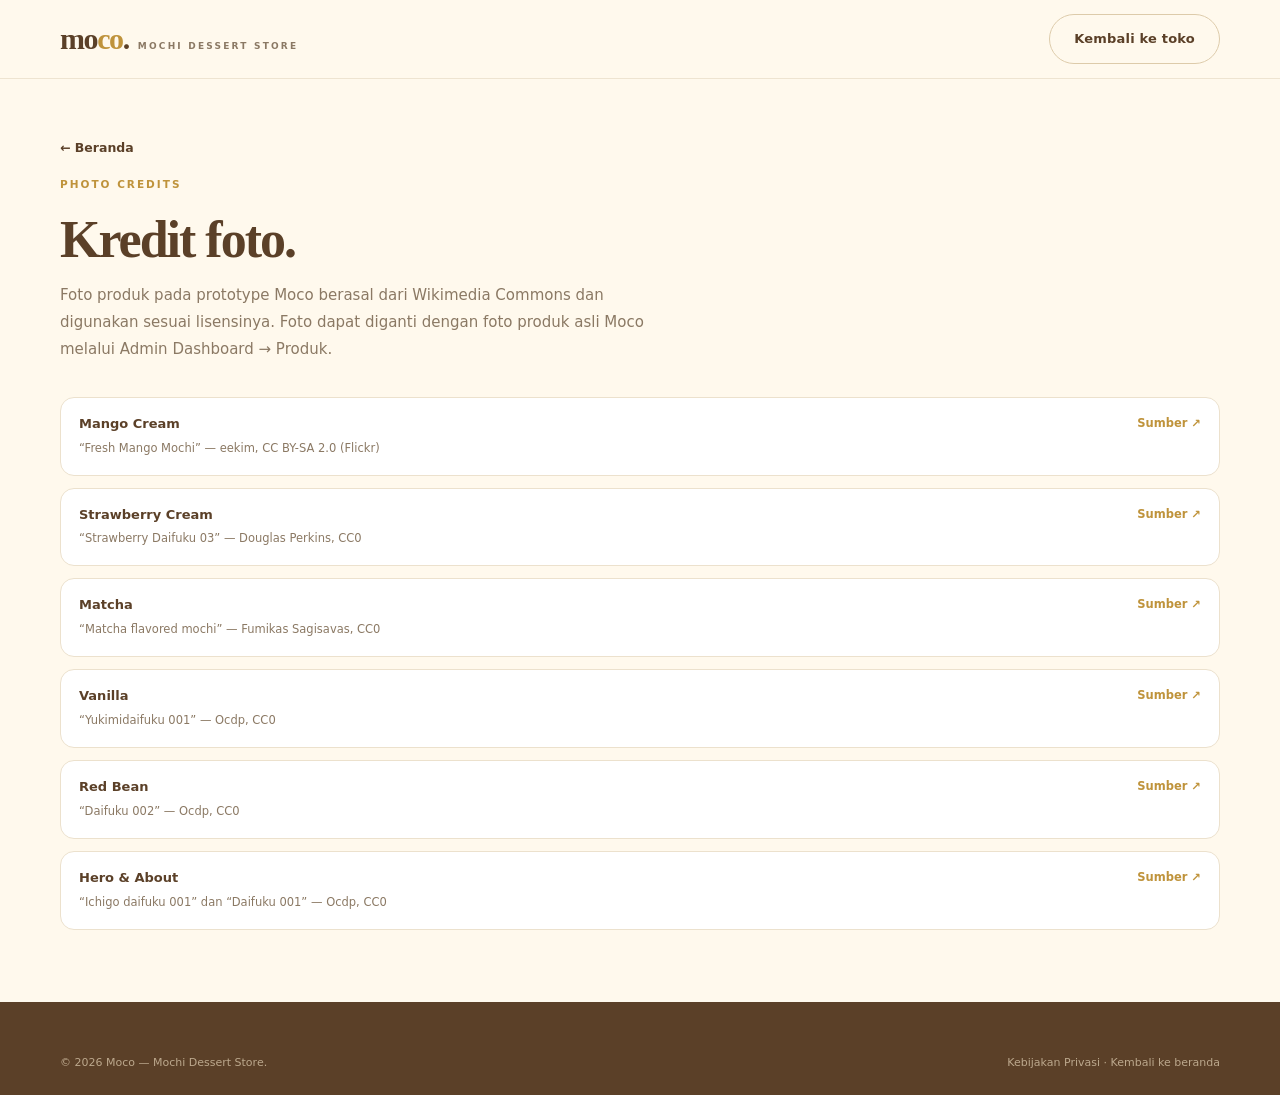
<file: credits.html>
<!DOCTYPE html>
<html lang="id">
<head>
  <meta charset="UTF-8">
  <meta name="viewport" content="width=device-width, initial-scale=1.0">
  <meta name="robots" content="noindex">
  <title>Kredit Foto — Moco</title>
  <meta http-equiv="Content-Security-Policy" content="default-src 'self'; script-src 'self'; style-src 'self' 'unsafe-inline' https://fonts.googleapis.com; font-src https://fonts.gstatic.com; img-src 'self' data: https:; object-src 'none'; base-uri 'self'">
  <meta name="referrer" content="strict-origin-when-cross-origin">
  <link rel="preconnect" href="https://fonts.googleapis.com">
  <link rel="preconnect" href="https://fonts.gstatic.com" crossorigin>
  <link href="https://fonts.googleapis.com/css2?family=DM+Sans:wght@400;500;600;700&family=Playfair+Display:wght@600;700&display=swap" rel="stylesheet">
  <link rel="stylesheet" href="assets/css/style.css">
  <style>
    .credits { padding: 56px 0 72px; }
    .credits h1 { font-size: clamp(34px, 5vw, 52px); margin-bottom: 10px; }
    .credits > .wrap > p { color: var(--muted); max-width: 620px; line-height: 1.8; }
    .credit-list { list-style: none; padding: 0; margin: 34px 0 0; display: grid; gap: 12px; }
    .credit-list li {
      background: #fff; border: 1px solid var(--line); border-radius: 14px;
      padding: 16px 18px; display: flex; justify-content: space-between; gap: 16px; flex-wrap: wrap;
    }
    .credit-list b { display: block; font-size: 13px; }
    .credit-list small { color: var(--muted); font-size: 11.5px; }
    .credit-list a { font-size: 11.5px; font-weight: 700; color: var(--yellow-dark); }
    .back { display: inline-flex; align-items: center; gap: 7px; font-size: 12.5px; font-weight: 700; color: var(--brown); margin-bottom: 18px; }
    .back:hover { color: var(--yellow-dark); }
  </style>
</head>
<body>
  <header class="site-header">
    <div class="wrap nav">
      <a class="brand" href="index.html"><span class="logo">mo<span>co</span>.</span><small>Mochi Dessert Store</small></a>
      <a class="btn btn-ghost" href="index.html">Kembali ke toko</a>
    </div>
  </header>

  <main class="credits">
    <div class="wrap">
      <a class="back" href="index.html">&larr; Beranda</a>
      <span class="kicker">Photo Credits</span>
      <h1>Kredit foto.</h1>
      <p>Foto produk pada prototype Moco berasal dari Wikimedia Commons dan digunakan sesuai lisensinya. Foto dapat diganti dengan foto produk asli Moco melalui Admin Dashboard → Produk.</p>

      <ul class="credit-list">
        <li>
          <div><b>Mango Cream</b><small>“Fresh Mango Mochi” — eekim, CC BY-SA 2.0 (Flickr)</small></div>
          <a href="https://www.flickr.com/photos/63669472@N00/2654516054" target="_blank" rel="noopener">Sumber ↗</a>
        </li>
        <li>
          <div><b>Strawberry Cream</b><small>“Strawberry Daifuku 03” — Douglas Perkins, CC0</small></div>
          <a href="https://commons.wikimedia.org/wiki/File:Strawberry_Daifuku_03.jpg" target="_blank" rel="noopener">Sumber ↗</a>
        </li>
        <li>
          <div><b>Matcha</b><small>“Matcha flavored mochi” — Fumikas Sagisavas, CC0</small></div>
          <a href="https://commons.wikimedia.org/wiki/File:Matcha_flavored_mochi.jpg" target="_blank" rel="noopener">Sumber ↗</a>
        </li>
        <li>
          <div><b>Vanilla</b><small>“Yukimidaifuku 001” — Ocdp, CC0</small></div>
          <a href="https://commons.wikimedia.org/wiki/File:Yukimidaifuku_001.jpg" target="_blank" rel="noopener">Sumber ↗</a>
        </li>
        <li>
          <div><b>Red Bean</b><small>“Daifuku 002” — Ocdp, CC0</small></div>
          <a href="https://commons.wikimedia.org/wiki/File:Daifuku_002.jpg" target="_blank" rel="noopener">Sumber ↗</a>
        </li>
        <li>
          <div><b>Hero &amp; About</b><small>“Ichigo daifuku 001” dan “Daifuku 001” — Ocdp, CC0</small></div>
          <a href="https://commons.wikimedia.org/wiki/File:Ichigo_daifuku_001.jpg" target="_blank" rel="noopener">Sumber ↗</a>
        </li>
      </ul>
    </div>
  </main>

  <footer class="site-footer">
    <div class="wrap footer-bottom" style="border-top:0;margin-top:0;padding-top:0">
      <span>&copy; 2026 Moco — Mochi Dessert Store.</span>
      <span><a href="privacy.html">Kebijakan Privasi</a> · <a href="index.html">Kembali ke beranda</a></span>
    </div>
  </footer>
</body>
</html>
</file>
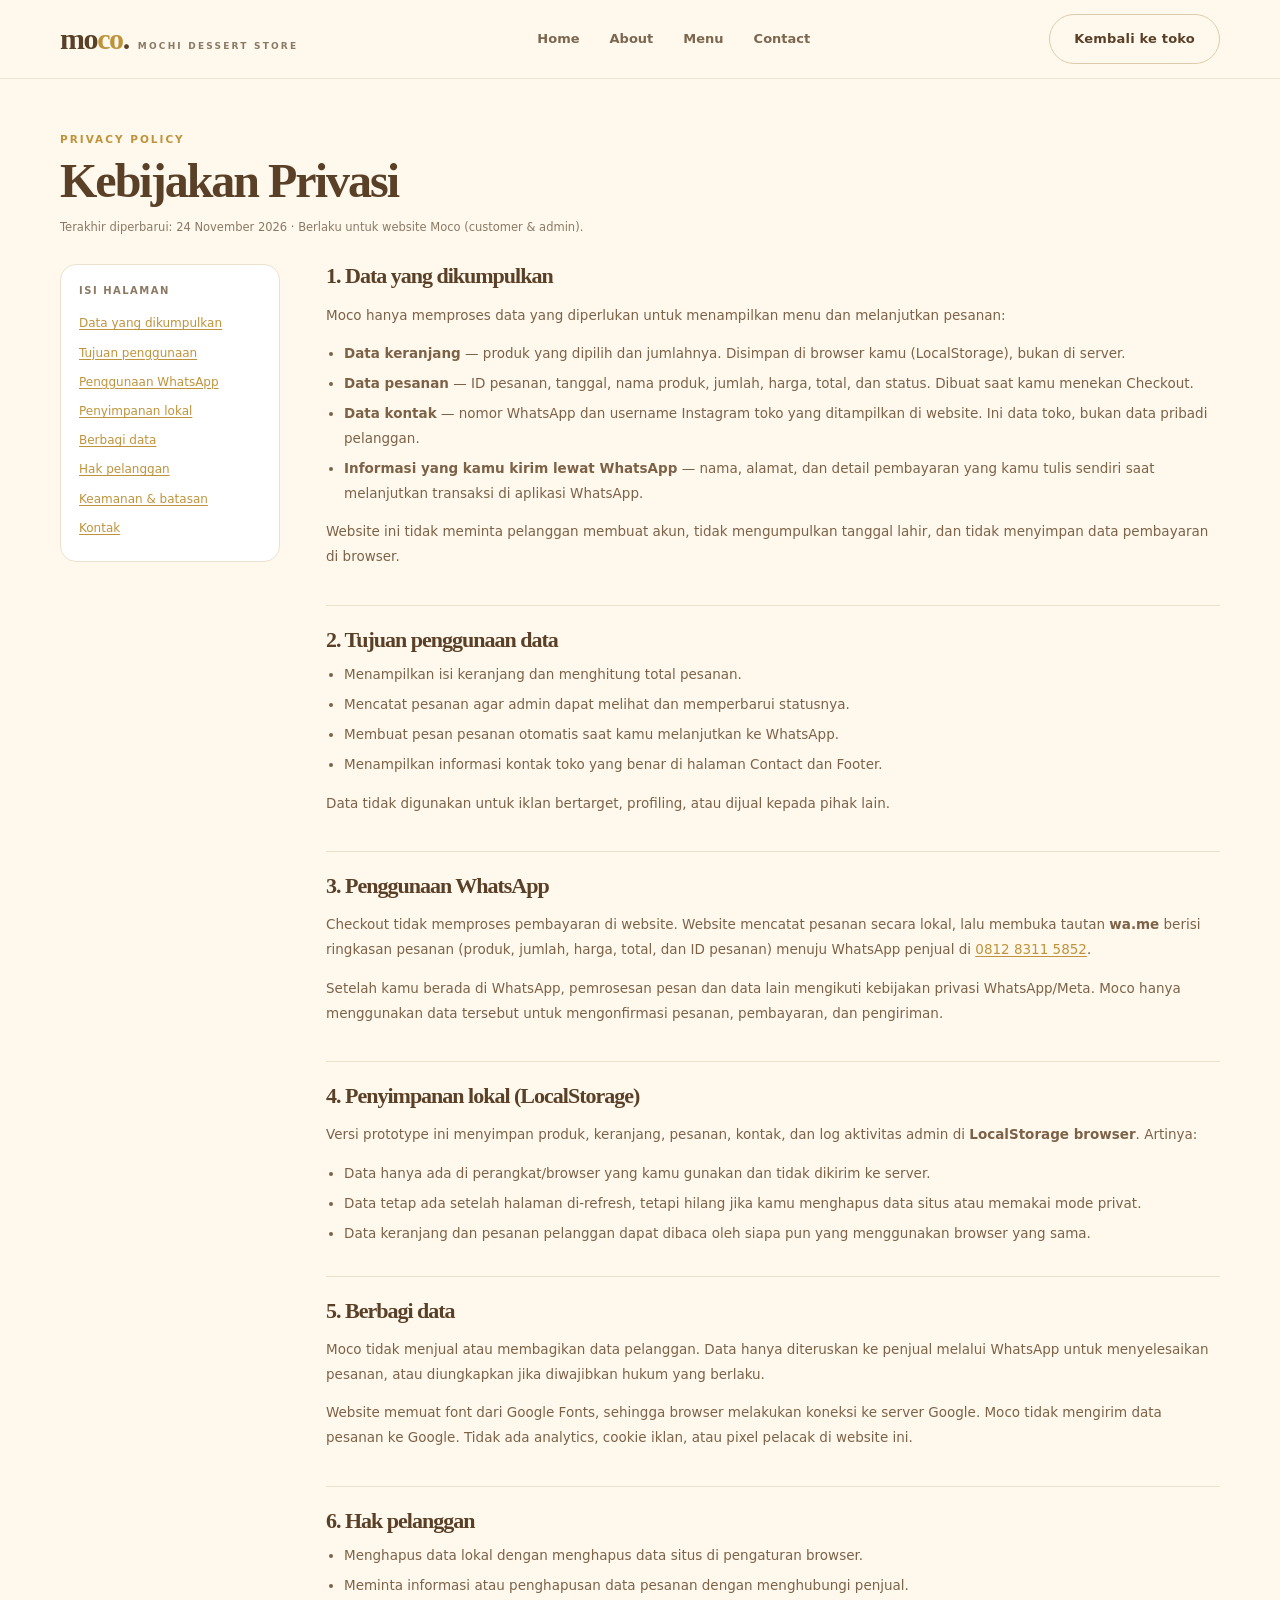
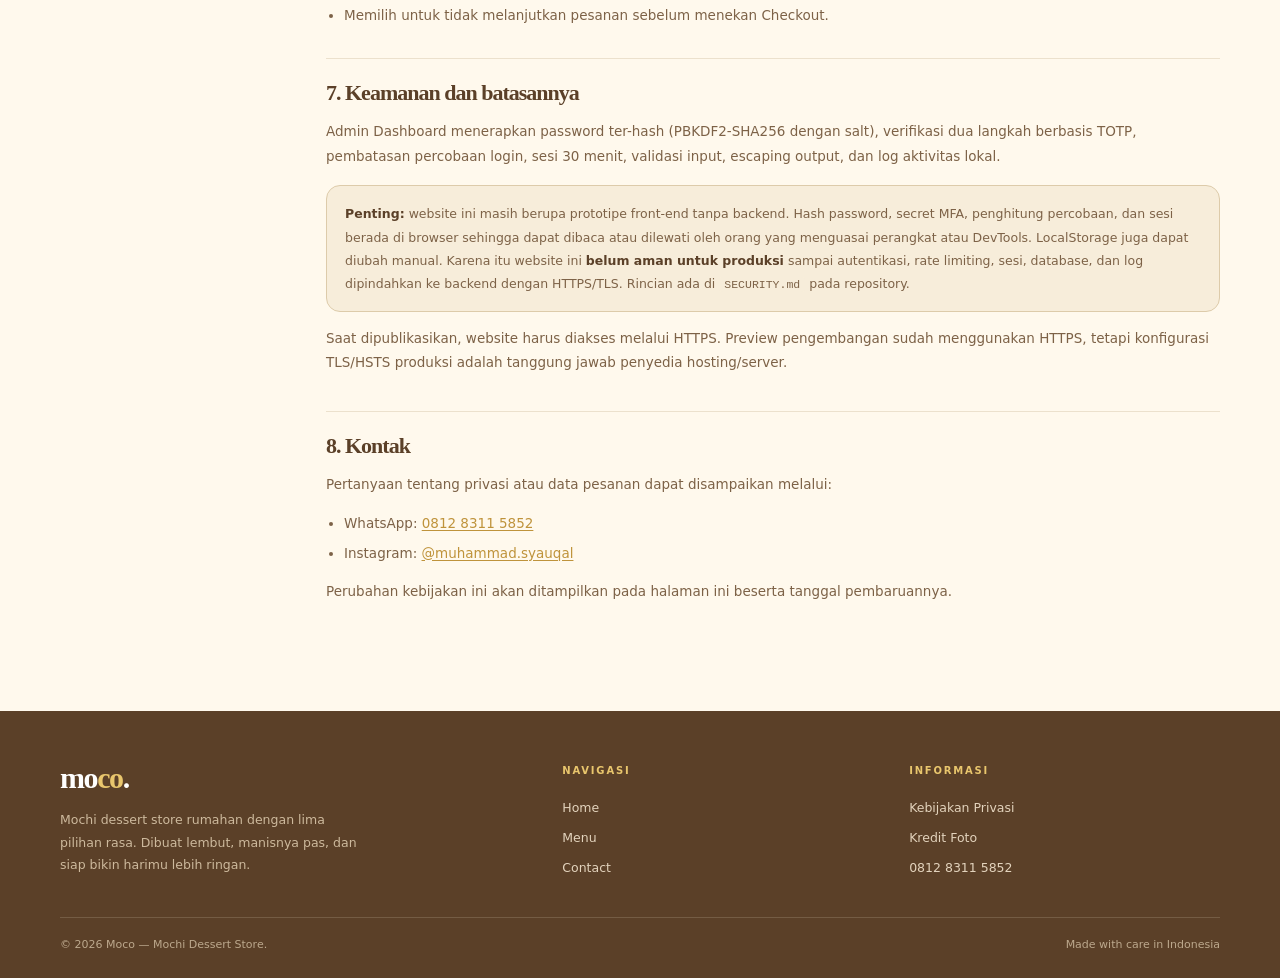
<file: privacy.html>
<!DOCTYPE html>
<html lang="id">
<head>
  <meta charset="UTF-8">
  <meta name="viewport" content="width=device-width, initial-scale=1.0">
  <meta name="theme-color" content="#fff9ed">
  <meta name="robots" content="index, follow">
  <title>Kebijakan Privasi — Moco</title>
  <meta name="description" content="Kebijakan privasi Moco: data apa yang diproses, bagaimana WhatsApp digunakan, penyimpanan lokal, dan batasan keamanan prototype.">
  <meta http-equiv="Content-Security-Policy" content="default-src 'self'; script-src 'self'; style-src 'self' 'unsafe-inline' https://fonts.googleapis.com; font-src https://fonts.gstatic.com; img-src 'self' data: https:; connect-src 'self'; object-src 'none'; base-uri 'self'">
  <meta name="referrer" content="strict-origin-when-cross-origin">
  <link rel="preconnect" href="https://fonts.googleapis.com">
  <link rel="preconnect" href="https://fonts.gstatic.com" crossorigin>
  <link href="https://fonts.googleapis.com/css2?family=DM+Sans:wght@400;500;600;700&family=Playfair+Display:wght@600;700&display=swap" rel="stylesheet">
  <link rel="stylesheet" href="assets/css/style.css">
  <style>
    .legal { padding: 52px 0 72px; }
    .legal-grid { display: grid; grid-template-columns: 220px minmax(0, 1fr); gap: 46px; align-items: start; }
    .legal-toc {
      position: sticky; top: 100px; background: #fff; border: 1px solid var(--line);
      border-radius: 16px; padding: 18px;
    }
    .legal-toc b { display: block; font-size: 10px; letter-spacing: 1.5px; text-transform: uppercase; color: var(--muted); margin-bottom: 10px; }
    .legal-toc a { display: block; font-size: 12px; padding: 5px 0; color: var(--brown-soft); }
    .legal-toc a:hover { color: var(--yellow-dark); }
    .legal h1 { font-size: clamp(34px, 4.6vw, 48px); margin: 8px 0 10px; }
    .legal .updated { font-size: 11.5px; color: var(--muted); margin-bottom: 26px; }
    .legal article section { padding: 22px 0; border-top: 1px solid var(--line); scroll-margin-top: 100px; }
    .legal article section:first-child { border-top: 0; padding-top: 0; }
    .legal h2 { font-size: 22px; margin: 0 0 10px; }
    .legal h3 { font-size: 13px; margin: 16px 0 6px; }
    .legal p, .legal li { color: var(--brown-soft); font-size: 13.5px; line-height: 1.85; }
    .legal ul { padding-left: 18px; margin: 8px 0; }
    .legal li { margin-bottom: 5px; }
    .legal a { color: var(--yellow-dark); text-decoration: underline; text-underline-offset: 2px; }
    .legal .callout {
      background: var(--cream-2); border: 1px solid var(--line-strong);
      border-radius: 14px; padding: 16px 18px; margin-top: 16px;
    }
    .legal .callout p { margin: 0; font-size: 12.5px; }
    .legal .callout b { color: var(--brown); }
    .legal code { background: var(--cream-2); border-radius: 4px; padding: 1px 5px; font-size: 11.5px; }
    @media (max-width: 820px) {
      .legal-grid { grid-template-columns: 1fr; gap: 24px; }
      .legal-toc { position: static; }
      .legal-toc a { display: inline-block; margin-right: 12px; }
    }
  </style>
</head>
<body>
  <header class="site-header">
    <div class="wrap nav">
      <a class="brand" href="index.html" aria-label="Moco, kembali ke beranda">
        <span class="logo">mo<span>co</span>.</span>
        <small>Mochi Dessert Store</small>
      </a>
      <nav class="nav-links" aria-label="Navigasi">
        <a href="index.html#home">Home</a>
        <a href="index.html#about">About</a>
        <a href="index.html#menu">Menu</a>
        <a href="index.html#contact">Contact</a>
      </nav>
      <a class="btn btn-ghost" href="index.html">Kembali ke toko</a>
    </div>
  </header>

  <main class="legal">
    <div class="wrap">
      <span class="kicker">Privacy Policy</span>
      <h1>Kebijakan Privasi</h1>
      <p class="updated">Terakhir diperbarui: 24 November 2026 · Berlaku untuk website Moco (customer &amp; admin).</p>

      <div class="legal-grid">
        <aside class="legal-toc" aria-label="Daftar isi">
          <b>Isi halaman</b>
          <a href="#data">Data yang dikumpulkan</a>
          <a href="#tujuan">Tujuan penggunaan</a>
          <a href="#whatsapp">Penggunaan WhatsApp</a>
          <a href="#penyimpanan">Penyimpanan lokal</a>
          <a href="#berbagi">Berbagi data</a>
          <a href="#hak">Hak pelanggan</a>
          <a href="#keamanan">Keamanan &amp; batasan</a>
          <a href="#kontak">Kontak</a>
        </aside>

        <article>
          <section id="data">
            <h2>1. Data yang dikumpulkan</h2>
            <p>Moco hanya memproses data yang diperlukan untuk menampilkan menu dan melanjutkan pesanan:</p>
            <ul>
              <li><b>Data keranjang</b> — produk yang dipilih dan jumlahnya. Disimpan di browser kamu (LocalStorage), bukan di server.</li>
              <li><b>Data pesanan</b> — ID pesanan, tanggal, nama produk, jumlah, harga, total, dan status. Dibuat saat kamu menekan Checkout.</li>
              <li><b>Data kontak</b> — nomor WhatsApp dan username Instagram toko yang ditampilkan di website. Ini data toko, bukan data pribadi pelanggan.</li>
              <li><b>Informasi yang kamu kirim lewat WhatsApp</b> — nama, alamat, dan detail pembayaran yang kamu tulis sendiri saat melanjutkan transaksi di aplikasi WhatsApp.</li>
            </ul>
            <p>Website ini tidak meminta pelanggan membuat akun, tidak mengumpulkan tanggal lahir, dan tidak menyimpan data pembayaran di browser.</p>
          </section>

          <section id="tujuan">
            <h2>2. Tujuan penggunaan data</h2>
            <ul>
              <li>Menampilkan isi keranjang dan menghitung total pesanan.</li>
              <li>Mencatat pesanan agar admin dapat melihat dan memperbarui statusnya.</li>
              <li>Membuat pesan pesanan otomatis saat kamu melanjutkan ke WhatsApp.</li>
              <li>Menampilkan informasi kontak toko yang benar di halaman Contact dan Footer.</li>
            </ul>
            <p>Data tidak digunakan untuk iklan bertarget, profiling, atau dijual kepada pihak lain.</p>
          </section>

          <section id="whatsapp">
            <h2>3. Penggunaan WhatsApp</h2>
            <p>Checkout tidak memproses pembayaran di website. Website mencatat pesanan secara lokal, lalu membuka tautan <b>wa.me</b> berisi ringkasan pesanan (produk, jumlah, harga, total, dan ID pesanan) menuju WhatsApp penjual di <a href="https://wa.me/6281283115852" target="_blank" rel="noopener">0812 8311 5852</a>.</p>
            <p>Setelah kamu berada di WhatsApp, pemrosesan pesan dan data lain mengikuti kebijakan privasi WhatsApp/Meta. Moco hanya menggunakan data tersebut untuk mengonfirmasi pesanan, pembayaran, dan pengiriman.</p>
          </section>

          <section id="penyimpanan">
            <h2>4. Penyimpanan lokal (LocalStorage)</h2>
            <p>Versi prototype ini menyimpan produk, keranjang, pesanan, kontak, dan log aktivitas admin di <b>LocalStorage browser</b>. Artinya:</p>
            <ul>
              <li>Data hanya ada di perangkat/browser yang kamu gunakan dan tidak dikirim ke server.</li>
              <li>Data tetap ada setelah halaman di-refresh, tetapi hilang jika kamu menghapus data situs atau memakai mode privat.</li>
              <li>Data keranjang dan pesanan pelanggan dapat dibaca oleh siapa pun yang menggunakan browser yang sama.</li>
            </ul>
          </section>

          <section id="berbagi">
            <h2>5. Berbagi data</h2>
            <p>Moco tidak menjual atau membagikan data pelanggan. Data hanya diteruskan ke penjual melalui WhatsApp untuk menyelesaikan pesanan, atau diungkapkan jika diwajibkan hukum yang berlaku.</p>
            <p>Website memuat font dari Google Fonts, sehingga browser melakukan koneksi ke server Google. Moco tidak mengirim data pesanan ke Google. Tidak ada analytics, cookie iklan, atau pixel pelacak di website ini.</p>
          </section>

          <section id="hak">
            <h2>6. Hak pelanggan</h2>
            <ul>
              <li>Menghapus data lokal dengan menghapus data situs di pengaturan browser.</li>
              <li>Meminta informasi atau penghapusan data pesanan dengan menghubungi penjual.</li>
              <li>Memilih untuk tidak melanjutkan pesanan sebelum menekan Checkout.</li>
            </ul>
          </section>

          <section id="keamanan">
            <h2>7. Keamanan dan batasannya</h2>
            <p>Admin Dashboard menerapkan password ter-hash (PBKDF2-SHA256 dengan salt), verifikasi dua langkah berbasis TOTP, pembatasan percobaan login, sesi 30 menit, validasi input, escaping output, dan log aktivitas lokal.</p>
            <div class="callout">
              <p><b>Penting:</b> website ini masih berupa prototipe front-end tanpa backend. Hash password, secret MFA, penghitung percobaan, dan sesi berada di browser sehingga dapat dibaca atau dilewati oleh orang yang menguasai perangkat atau DevTools. LocalStorage juga dapat diubah manual. Karena itu website ini <b>belum aman untuk produksi</b> sampai autentikasi, rate limiting, sesi, database, dan log dipindahkan ke backend dengan HTTPS/TLS. Rincian ada di <code>SECURITY.md</code> pada repository.</p>
            </div>
            <p>Saat dipublikasikan, website harus diakses melalui HTTPS. Preview pengembangan sudah menggunakan HTTPS, tetapi konfigurasi TLS/HSTS produksi adalah tanggung jawab penyedia hosting/server.</p>
          </section>

          <section id="kontak">
            <h2>8. Kontak</h2>
            <p>Pertanyaan tentang privasi atau data pesanan dapat disampaikan melalui:</p>
            <ul>
              <li>WhatsApp: <a href="https://wa.me/6281283115852" target="_blank" rel="noopener">0812 8311 5852</a></li>
              <li>Instagram: <a href="https://www.instagram.com/muhammad.syauqal/" target="_blank" rel="noopener">@muhammad.syauqal</a></li>
            </ul>
            <p>Perubahan kebijakan ini akan ditampilkan pada halaman ini beserta tanggal pembaruannya.</p>
          </section>
        </article>
      </div>
    </div>
  </main>

  <footer class="site-footer">
    <div class="wrap">
      <div class="footer-grid">
        <div class="footer-brand">
          <a class="logo" href="index.html">mo<span>co</span>.</a>
          <p>Mochi dessert store rumahan dengan lima pilihan rasa. Dibuat lembut, manisnya pas, dan siap bikin harimu lebih ringan.</p>
        </div>
        <div class="footer-col">
          <h4>Navigasi</h4>
          <a href="index.html#home">Home</a>
          <a href="index.html#menu">Menu</a>
          <a href="index.html#contact">Contact</a>
        </div>
        <div class="footer-col">
          <h4>Informasi</h4>
          <a href="privacy.html">Kebijakan Privasi</a>
          <a href="credits.html">Kredit Foto</a>
          <a href="https://wa.me/6281283115852" target="_blank" rel="noopener">0812 8311 5852</a>
        </div>
      </div>
      <div class="footer-bottom">
        <span>&copy; 2026 Moco — Mochi Dessert Store.</span>
        <span>Made with care in Indonesia</span>
      </div>
    </div>
  </footer>
</body>
</html>
</file>
<file: assets/css/style.css>
/* ==========================================================================
   Moco — Customer stylesheet
   Palette: krim, putih, kuning, cokelat. Tipografi: Playfair Display + DM Sans.
   ========================================================================== */

:root {
  --cream: #fff9ed;
  --cream-2: #f7edda;
  --cream-3: #f3e6cc;
  --paper: #fffdf8;
  --white: #ffffff;
  --yellow: #e9c66d;
  --yellow-soft: #f2dda4;
  --yellow-dark: #bf933b;
  --brown: #5b4028;
  --brown-soft: #7d6247;
  --muted: #8b7964;
  --line: #ece1cd;
  --line-strong: #ddcbaa;
  --danger: #b4553f;
  --ok: #6f8b53;
  --shadow-sm: 0 6px 18px rgba(91, 67, 37, .07);
  --shadow: 0 18px 44px rgba(91, 67, 37, .12);
  --radius-lg: 26px;
  --radius: 18px;
  --radius-sm: 12px;
  --ease: cubic-bezier(.22, .61, .36, 1);
  --serif: "Playfair Display", "Iowan Old Style", Georgia, serif;
  --sans: "DM Sans", "Segoe UI", system-ui, sans-serif;
}

* { box-sizing: border-box; }

html { scroll-behavior: smooth; }

body {
  margin: 0;
  background: var(--cream);
  color: var(--brown);
  font-family: var(--sans);
  font-size: 15px;
  line-height: 1.6;
  -webkit-font-smoothing: antialiased;
}

body.no-scroll { overflow: hidden; }

button, input, select, textarea { font: inherit; color: inherit; }
button { cursor: pointer; }
a { color: inherit; text-decoration: none; }
img { max-width: 100%; display: block; }

:focus-visible {
  outline: 2px solid var(--yellow-dark);
  outline-offset: 3px;
}

.wrap { width: min(1160px, calc(100% - 48px)); margin-inline: auto; }

.skip-link {
  position: absolute; left: 16px; top: -60px; z-index: 100;
  background: var(--brown); color: #fff; padding: 10px 16px; border-radius: 999px;
  transition: top .2s;
}
.skip-link:focus { top: 14px; }

/* ---------- Buttons ---------- */
.btn {
  display: inline-flex; align-items: center; justify-content: center; gap: 9px;
  border: 1px solid transparent; border-radius: 999px;
  padding: 14px 24px; font-size: 13px; font-weight: 700; letter-spacing: .2px;
  transition: transform .2s var(--ease), background .2s, box-shadow .2s, border-color .2s;
  white-space: nowrap;
}
.btn:hover { transform: translateY(-2px); }
.btn:active { transform: translateY(0); }
.btn-primary { background: var(--yellow); color: #4a341d; border-color: var(--yellow); box-shadow: 0 8px 20px rgba(191, 147, 59, .22); }
.btn-primary:hover { background: #e2bb5b; }
.btn-dark { background: var(--brown); color: #fff; border-color: var(--brown); }
.btn-dark:hover { background: #4a331f; }
.btn-ghost { border-color: var(--line-strong); background: transparent; color: var(--brown); }
.btn-ghost:hover { background: #fff; }
.btn-block { width: 100%; }
.btn[disabled] { opacity: .45; cursor: not-allowed; transform: none; box-shadow: none; }

/* ---------- Header ---------- */
.site-header {
  position: sticky; top: 0; z-index: 30;
  background: rgba(255, 249, 237, .92);
  backdrop-filter: blur(14px);
  -webkit-backdrop-filter: blur(14px);
  border-bottom: 1px solid rgba(236, 225, 205, .85);
}
.nav { display: flex; align-items: center; justify-content: space-between; gap: 24px; height: 78px; }
.brand { display: flex; align-items: baseline; gap: 9px; }
.logo { font-family: var(--serif); font-size: 30px; font-weight: 700; letter-spacing: -1.4px; line-height: 1; }
.logo span { color: var(--yellow-dark); }
.brand small {
  font-family: var(--sans); font-size: 9px; letter-spacing: 2.2px; text-transform: uppercase;
  color: var(--muted); font-weight: 600;
}
.nav-links { display: flex; align-items: center; gap: 30px; font-size: 13px; font-weight: 600; color: #7c674f; }
.nav-links a { position: relative; padding: 6px 0; }
.nav-links a::after {
  content: ""; position: absolute; left: 0; bottom: 0; width: 0; height: 1.5px;
  background: var(--yellow-dark); transition: width .25s var(--ease);
}
.nav-links a:hover { color: var(--yellow-dark); }
.nav-links a:hover::after { width: 100%; }
.nav-actions { display: flex; align-items: center; gap: 10px; }

.cart-btn {
  display: inline-flex; align-items: center; gap: 9px;
  border: 0; background: var(--brown); color: #fff;
  border-radius: 999px; padding: 11px 16px 11px 18px;
  font-size: 12.5px; font-weight: 700; letter-spacing: .3px;
  transition: background .2s, transform .2s;
}
.cart-btn:hover { background: #4a331f; transform: translateY(-1px); }
.cart-btn svg { width: 17px; height: 17px; }
.cart-count {
  display: inline-grid; place-items: center; min-width: 21px; height: 21px; padding: 0 5px;
  border-radius: 999px; background: var(--yellow); color: var(--brown);
  font-size: 11px; font-weight: 700; transition: transform .2s var(--ease);
}
.cart-count.bump { transform: scale(1.25); }

.menu-toggle {
  display: none; width: 40px; height: 40px; border-radius: 50%;
  border: 1px solid var(--line-strong); background: transparent;
  align-items: center; justify-content: center; flex-direction: column; gap: 4px;
}
.menu-toggle span { display: block; width: 16px; height: 1.6px; background: var(--brown); transition: .2s; }

/* ---------- Hero ---------- */
.hero { position: relative; overflow: hidden; padding: 58px 0 74px; }
.hero::before {
  content: "もち"; position: absolute; right: -30px; top: 20px;
  font-family: var(--serif); font-size: clamp(120px, 20vw, 240px);
  color: rgba(191, 147, 59, .07); line-height: 1; pointer-events: none;
}
.hero::after {
  content: ""; position: absolute; left: -140px; bottom: -160px;
  width: 380px; height: 380px; border-radius: 50%;
  background: radial-gradient(circle at 30% 30%, rgba(233, 198, 109, .22), transparent 70%);
  pointer-events: none;
}
.hero-grid {
  position: relative; z-index: 1;
  display: grid; grid-template-columns: .92fr 1.08fr; gap: 54px; align-items: center;
}
.eyebrow {
  display: inline-flex; align-items: center; gap: 8px;
  padding: 8px 14px; border-radius: 999px;
  background: #f4e8cd; color: #8f6c33;
  font-size: 10.5px; font-weight: 700; letter-spacing: 1.7px; text-transform: uppercase;
}
.eyebrow::before { content: ""; width: 6px; height: 6px; border-radius: 50%; background: var(--yellow-dark); }
h1 {
  margin: 20px 0 16px;
  font-family: var(--serif); font-size: clamp(42px, 5.4vw, 68px);
  line-height: 1.04; letter-spacing: -2px; font-weight: 700;
}
h1 em { font-style: italic; color: var(--yellow-dark); }
.hero-copy { max-width: 430px; color: var(--muted); font-size: 15px; line-height: 1.8; }
.hero-actions { display: flex; align-items: center; gap: 13px; margin-top: 28px; flex-wrap: wrap; }
.hero-meta {
  display: flex; gap: 22px; margin-top: 34px; padding-top: 22px;
  border-top: 1px solid var(--line); flex-wrap: wrap;
}
.hero-meta div strong { display: block; font-family: var(--serif); font-size: 22px; line-height: 1.2; }
.hero-meta div span { font-size: 10.5px; letter-spacing: 1.1px; text-transform: uppercase; color: var(--muted); }

.hero-visual { position: relative; }
.hero-photo {
  position: relative; border-radius: 46% 54% 42% 58% / 48% 42% 58% 52%;
  overflow: hidden; box-shadow: var(--shadow); background: var(--cream-2);
  aspect-ratio: 10 / 9;
}
.hero-photo img { width: 100%; height: 100%; object-fit: cover; }
.hero-photo::after {
  content: ""; position: absolute; inset: 0;
  border-radius: inherit; box-shadow: inset 0 0 0 1px rgba(255, 255, 255, .35);
}
.hero-badge {
  position: absolute; left: -14px; top: 8%;
  background: rgba(255, 253, 248, .95); border: 1px solid var(--line);
  border-radius: 16px; padding: 11px 16px; box-shadow: var(--shadow-sm);
  font-size: 11px; font-weight: 700; display: flex; align-items: center; gap: 9px;
}
.hero-badge span { font-size: 15px; }

.featured-float {
  position: absolute; right: -6px; bottom: -26px;
  display: flex; gap: 10px; background: rgba(255, 253, 248, .96);
  border: 1px solid var(--line); border-radius: 20px; padding: 10px;
  box-shadow: var(--shadow);
}
.featured-chip {
  display: flex; align-items: center; gap: 9px; border: 0; background: transparent;
  padding: 4px; border-radius: 13px; text-align: left; transition: background .2s;
}
.featured-chip:hover { background: var(--cream); }
.featured-chip img { width: 44px; height: 44px; border-radius: 11px; object-fit: cover; background: var(--cream-2); }
.featured-chip b { display: block; font-size: 11.5px; font-weight: 700; }
.featured-chip small { display: block; font-size: 10.5px; color: var(--muted); }

/* ---------- Marquee ---------- */
.strip {
  border-block: 1px solid var(--line);
  background: var(--paper);
  overflow: hidden;
}
.strip-track {
  display: flex; gap: 40px; padding: 13px 0; width: max-content;
  animation: slide 32s linear infinite;
  font-size: 10.5px; letter-spacing: 2.4px; text-transform: uppercase; font-weight: 600;
  color: #9a8568;
}
.strip-track span { display: inline-flex; align-items: center; gap: 40px; white-space: nowrap; }
.strip-track span::after { content: "✦"; color: var(--yellow-dark); font-size: 9px; }
@keyframes slide { to { transform: translateX(-50%); } }

/* ---------- Section base ---------- */
section { scroll-margin-top: 92px; }
.section { padding: 78px 0; }
.section-head {
  display: flex; align-items: flex-end; justify-content: space-between; gap: 28px;
  margin-bottom: 36px;
}
.kicker {
  display: block; color: var(--yellow-dark);
  font-size: 10.5px; letter-spacing: 2px; text-transform: uppercase; font-weight: 700;
}
h2 {
  margin: 9px 0 0;
  font-family: var(--serif); font-size: clamp(30px, 3.6vw, 42px);
  line-height: 1.12; letter-spacing: -1px; font-weight: 700;
}
.section-desc { max-width: 330px; color: var(--muted); font-size: 13px; line-height: 1.75; margin: 0; }

/* ---------- About ---------- */
.about { background: var(--paper); border-block: 1px solid var(--line); }
.about-grid { display: grid; grid-template-columns: 1.02fr .98fr; gap: 58px; align-items: center; }
.about-visual { position: relative; }
.about-visual img { width: 100%; height: 390px; object-fit: cover; border-radius: var(--radius-lg); }
.about-visual::before {
  content: ""; position: absolute; inset: 18px -18px -18px 18px;
  border: 1px solid var(--line-strong); border-radius: var(--radius-lg); z-index: -1;
}
.about-note {
  position: absolute; left: 18px; bottom: 18px; right: 18px;
  background: rgba(255, 253, 248, .94); backdrop-filter: blur(8px);
  border-radius: 15px; padding: 13px 16px;
  font-family: var(--serif); font-size: 14px; font-style: italic; color: var(--brown-soft);
  box-shadow: var(--shadow-sm);
}
.about-copy h2 { margin-bottom: 16px; }
.about-copy p { color: var(--muted); font-size: 14px; line-height: 1.85; margin: 0 0 12px; }
.perks { display: grid; grid-template-columns: repeat(3, 1fr); gap: 12px; margin-top: 26px; }
.perk {
  border: 1px solid var(--line); border-radius: 14px; padding: 13px 14px;
  background: rgba(255, 255, 255, .55);
}
.perk strong { display: block; font-size: 12px; }
.perk span { font-size: 10.5px; color: var(--muted); }

/* ---------- Menu ---------- */
.menu-section { padding-bottom: 86px; }
.products { display: grid; grid-template-columns: repeat(3, 1fr); gap: 20px; }
.product-card {
  position: relative; display: flex; flex-direction: column;
  background: #fff; border: 1px solid var(--line); border-radius: 20px;
  overflow: hidden; transition: transform .25s var(--ease), box-shadow .25s;
}
.product-card:hover { transform: translateY(-5px); box-shadow: var(--shadow); }
.product-media { position: relative; cursor: pointer; overflow: hidden; background: var(--cream-2); }
.product-media img { width: 100%; aspect-ratio: 4 / 3.35; object-fit: cover; transition: transform .5s var(--ease); }
.product-card:hover .product-media img { transform: scale(1.04); }
.product-tag {
  position: absolute; left: 12px; top: 12px;
  background: rgba(255, 253, 248, .93); color: #8f6c33;
  font-size: 9px; font-weight: 700; letter-spacing: 1.2px; text-transform: uppercase;
  padding: 6px 10px; border-radius: 999px;
}
.product-tag.featured { background: var(--brown); color: #fff3d9; }
.product-info { display: flex; flex-direction: column; flex: 1; min-width: 0; padding: 17px 18px 18px; }
.product-info h3 { margin: 0 0 6px; font-family: var(--serif); font-size: 20px; font-weight: 600; }
.product-info p { margin: 0; color: var(--muted); font-size: 12.5px; line-height: 1.65; flex: 1; min-width: 0; overflow-wrap: anywhere; }
.product-bottom { display: flex; align-items: center; justify-content: space-between; gap: 10px; margin-top: 15px; }
.price { font-size: 14px; font-weight: 700; }
.price small { font-size: 10.5px; font-weight: 500; color: var(--muted); }
.add-btn {
  display: inline-flex; align-items: center; gap: 7px;
  border: 1px solid var(--line-strong); background: transparent; color: var(--brown);
  border-radius: 999px; padding: 9px 14px; font-size: 11.5px; font-weight: 700;
  transition: background .2s, border-color .2s, color .2s;
}
.add-btn:hover { background: var(--yellow); border-color: var(--yellow); color: #4a341d; }
.add-btn svg { width: 13px; height: 13px; }
.product-card.unavailable .product-media img { filter: grayscale(.7) brightness(1.02); opacity: .8; }
.sold-out {
  position: absolute; inset: 0; display: grid; place-items: center;
  background: rgba(255, 253, 248, .55);
}
.sold-out span {
  background: var(--brown); color: #fff; font-size: 10px; font-weight: 700;
  letter-spacing: 1.4px; text-transform: uppercase; padding: 8px 14px; border-radius: 999px;
}
.product-card.unavailable .add-btn { opacity: .5; pointer-events: none; }
.menu-footnote { margin: 22px 0 0; font-size: 11.5px; color: var(--muted); text-align: center; }

/* ---------- Contact ---------- */
.contact { background: var(--cream-2); border-block: 1px solid var(--line); padding: 62px 0; }
.contact-grid { display: grid; grid-template-columns: .95fr 1.05fr; gap: 46px; align-items: center; }
.contact h2 { margin-bottom: 12px; }
.contact p { color: var(--brown-soft); font-size: 13.5px; line-height: 1.8; max-width: 380px; margin: 0; }
.contact-cards { display: grid; grid-template-columns: 1fr 1fr; gap: 14px; }
.contact-card {
  display: flex; flex-direction: column; gap: 3px; padding: 20px;
  background: rgba(255, 253, 248, .86); border: 1px solid var(--line-strong);
  border-radius: var(--radius); transition: transform .22s var(--ease), box-shadow .22s, background .22s;
}
.contact-card:hover { transform: translateY(-4px); background: #fff; box-shadow: var(--shadow); }
.contact-icon {
  display: grid; place-items: center; width: 38px; height: 38px; border-radius: 50%;
  background: #f0e1c2; margin-bottom: 10px;
}
.contact-icon svg { width: 19px; height: 19px; }
.contact-card small { font-size: 10px; letter-spacing: 1.4px; text-transform: uppercase; color: var(--muted); font-weight: 700; }
.contact-card strong { font-size: 14px; font-weight: 700; word-break: break-word; }
.contact-card em {
  font-style: normal; font-size: 11px; color: var(--yellow-dark); font-weight: 700;
  display: inline-flex; align-items: center; gap: 5px; margin-top: 6px;
}

/* ---------- Footer ---------- */
.site-footer { background: var(--brown); color: #f4e8d4; padding: 52px 0 24px; }
.footer-grid { display: grid; grid-template-columns: 1.5fr 1fr 1fr; gap: 36px; }
.site-footer .logo { color: #fff; }
.site-footer .logo span { color: var(--yellow); }
.footer-brand p { color: #cdb99d; font-size: 12.5px; line-height: 1.8; max-width: 300px; margin: 14px 0 0; }
.footer-col h4 {
  margin: 0 0 14px; font-size: 10px; letter-spacing: 1.8px; text-transform: uppercase;
  color: var(--yellow); font-weight: 700;
}
.footer-col a, .footer-col span { display: block; color: #e3d3bd; font-size: 12.5px; padding: 5px 0; }
.footer-col a:hover { color: #fff; }
.footer-socials { display: flex; gap: 10px; margin-top: 16px; }
.footer-socials a {
  display: grid; place-items: center; width: 34px; height: 34px; border-radius: 50%;
  border: 1px solid rgba(244, 232, 212, .28); padding: 0;
}
.footer-socials a:hover { background: rgba(244, 232, 212, .12); }
.footer-socials svg { width: 15px; height: 15px; }
.footer-bottom {
  display: flex; justify-content: space-between; gap: 12px; flex-wrap: wrap;
  border-top: 1px solid rgba(244, 232, 212, .16); margin-top: 34px; padding-top: 18px;
  font-size: 11px; color: #bca88d;
}

/* ---------- Cart drawer ---------- */
.overlay {
  position: fixed; inset: 0; z-index: 50; background: rgba(48, 35, 22, .38);
  opacity: 0; visibility: hidden; transition: opacity .25s, visibility .25s;
  backdrop-filter: blur(2px);
}
.overlay.show { opacity: 1; visibility: visible; }
.drawer {
  position: fixed; z-index: 51; top: 0; right: 0;
  width: min(430px, 100%); height: 100dvh; display: flex; flex-direction: column;
  background: var(--paper); padding: 24px;
  transform: translateX(103%); transition: transform .32s var(--ease);
  box-shadow: -14px 0 40px rgba(0, 0, 0, .12);
}
.drawer.show { transform: translateX(0); }
.drawer-head {
  display: flex; align-items: flex-start; justify-content: space-between; gap: 12px;
  padding-bottom: 16px; border-bottom: 1px solid var(--line);
}
.drawer-head h3 { margin: 0; font-family: var(--serif); font-size: 25px; }
.drawer-head p { margin: 3px 0 0; font-size: 11px; color: var(--muted); }
.icon-btn {
  display: grid; place-items: center; width: 36px; height: 36px; flex: 0 0 auto;
  border: 0; border-radius: 50%; background: var(--cream-2); color: var(--brown);
  font-size: 18px; line-height: 1; transition: background .2s;
}
.icon-btn:hover { background: #ecdcbe; }
.cart-items { flex: 1; overflow-y: auto; padding: 8px 0; margin: 0; }
.cart-empty { text-align: center; padding: 58px 12px; color: var(--muted); font-size: 13px; }
.cart-empty svg { width: 42px; height: 42px; margin: 0 auto 14px; opacity: .5; }
.cart-empty b { display: block; font-family: var(--serif); font-size: 19px; color: var(--brown); margin-bottom: 4px; }
.cart-item {
  display: grid; grid-template-columns: 64px 1fr auto; gap: 12px;
  padding: 14px 0; border-bottom: 1px solid var(--line);
}
.cart-item img { width: 64px; height: 64px; border-radius: 12px; object-fit: cover; background: var(--cream-2); }
.cart-item-name { font-size: 13px; font-weight: 700; }
.cart-item-price { font-size: 11px; color: var(--muted); margin-top: 1px; }
.cart-item-line { font-size: 12px; font-weight: 700; margin-top: 6px; }
.qty-control { display: inline-flex; align-items: center; gap: 7px; margin-top: 7px; }
.qty-control button {
  width: 25px; height: 25px; border-radius: 50%; border: 1px solid var(--line-strong);
  background: #fff; color: var(--brown); font-size: 15px; line-height: 1; display: grid; place-items: center;
}
.qty-control button:hover { background: var(--yellow-soft); }
.qty-control span { min-width: 20px; text-align: center; font-size: 12px; font-weight: 700; }
.cart-item-side { display: flex; flex-direction: column; align-items: flex-end; justify-content: space-between; gap: 10px; }
.remove-btn { border: 0; background: none; padding: 0; color: #ab9070; font-size: 10.5px; text-decoration: underline; }
.remove-btn:hover { color: var(--danger); }
.cart-foot { border-top: 1px solid var(--line); padding-top: 16px; }
.cart-row { display: flex; justify-content: space-between; font-size: 12.5px; color: var(--muted); padding: 4px 0; }
.cart-row.total { font-size: 16px; font-weight: 700; color: var(--brown); padding-top: 8px; }
.cart-note { font-size: 10.5px; color: var(--muted); line-height: 1.55; margin: 10px 0 12px; }
.cart-note strong { color: var(--brown-soft); }

/* ---------- Product modal ---------- */
.modal {
  position: fixed; inset: 0; z-index: 60; display: grid; place-items: center;
  padding: 20px; background: rgba(48, 35, 22, .42); backdrop-filter: blur(3px);
  opacity: 0; visibility: hidden; transition: opacity .22s, visibility .22s;
}
.modal.show { opacity: 1; visibility: visible; }
.modal-card {
  position: relative; width: min(880px, 100%); max-height: 92dvh; overflow-y: auto;
  background: var(--paper); border-radius: var(--radius-lg);
  box-shadow: 0 30px 70px rgba(48, 35, 22, .28);
  transform: translateY(14px) scale(.99); transition: transform .25s var(--ease);
}
.modal.show .modal-card { transform: none; }
.modal-close {
  position: absolute; z-index: 2; right: 14px; top: 14px;
  background: rgba(255, 253, 248, .9); backdrop-filter: blur(6px);
}
.product-detail { display: grid; grid-template-columns: 1fr 1fr; }
.detail-media { background: var(--cream-2); min-height: 360px; }
.detail-media img { width: 100%; height: 100%; max-height: 540px; object-fit: cover; }
.detail-body { padding: 38px 34px 32px; display: flex; flex-direction: column; }
.detail-body .product-tag { position: static; align-self: flex-start; background: #f4e8cd; margin-bottom: 14px; }
.detail-body h3 { margin: 0 0 8px; font-family: var(--serif); font-size: 34px; letter-spacing: -.8px; line-height: 1.1; }
.detail-price { font-size: 20px; font-weight: 700; }
.detail-price small { font-size: 11px; font-weight: 500; color: var(--muted); }
.detail-desc { color: var(--muted); font-size: 13px; line-height: 1.85; margin: 15px 0 22px; }
.detail-meta { display: flex; gap: 8px; flex-wrap: wrap; margin-bottom: 24px; }
.detail-meta span {
  font-size: 10px; font-weight: 700; letter-spacing: .6px; color: var(--brown-soft);
  background: var(--cream); border: 1px solid var(--line); border-radius: 999px; padding: 6px 11px;
}
.detail-buy { margin-top: auto; display: flex; gap: 12px; align-items: stretch; flex-wrap: wrap; }
.stepper {
  display: inline-flex; align-items: center; border: 1px solid var(--line-strong);
  border-radius: 999px; background: #fff; padding: 4px;
}
.stepper button {
  width: 36px; height: 36px; border: 0; border-radius: 50%; background: var(--cream);
  font-size: 17px; line-height: 1; display: grid; place-items: center;
}
.stepper button:hover { background: var(--yellow-soft); }
.stepper input {
  width: 40px; border: 0; background: transparent; text-align: center;
  font-size: 14px; font-weight: 700; -moz-appearance: textfield; appearance: textfield;
}
.stepper input::-webkit-outer-spin-button, .stepper input::-webkit-inner-spin-button { -webkit-appearance: none; margin: 0; }
.detail-buy .btn { flex: 1; min-width: 150px; }
.detail-stock { font-size: 11px; color: var(--muted); margin-top: 12px; display: flex; align-items: center; gap: 6px; }
.dot { width: 7px; height: 7px; border-radius: 50%; background: var(--ok); display: inline-block; }
.dot.off { background: var(--danger); }

/* ---------- Toast ---------- */
.toast-stack {
  position: fixed; z-index: 80; left: 50%; bottom: 24px; transform: translateX(-50%);
  display: flex; flex-direction: column; gap: 8px; align-items: center; width: max-content; max-width: calc(100% - 32px);
}
.toast {
  display: flex; align-items: center; gap: 9px;
  background: var(--brown); color: #fff; border-radius: 999px;
  padding: 11px 18px; font-size: 12.5px; font-weight: 600;
  box-shadow: 0 14px 30px rgba(48, 35, 22, .25);
  animation: toast-in .25s var(--ease);
}
.toast svg { width: 14px; height: 14px; color: var(--yellow); }
.toast.out { animation: toast-out .25s ease forwards; }
@keyframes toast-in { from { opacity: 0; transform: translateY(10px); } }
@keyframes toast-out { to { opacity: 0; transform: translateY(8px); } }

/* ---------- Responsive ---------- */
@media (max-width: 1000px) {
  .hero-grid { gap: 34px; }
  .products { grid-template-columns: repeat(2, 1fr); }
  .featured-float { right: 0; }
  .about-grid { gap: 38px; }
}

@media (max-width: 860px) {
  .nav-links {
    position: absolute; top: 78px; left: 0; right: 0;
    flex-direction: column; align-items: stretch; gap: 0;
    background: var(--paper); border-bottom: 1px solid var(--line);
    padding: 8px 24px 16px; box-shadow: var(--shadow-sm);
    display: none;
  }
  .nav-links.open { display: flex; }
  .nav-links a { padding: 13px 0; border-bottom: 1px solid var(--line); }
  .nav-links a::after { display: none; }
  .menu-toggle { display: flex; }
  .nav-actions { margin-left: auto; }
  .hero { padding: 40px 0 68px; }
  .hero-grid { grid-template-columns: 1fr; gap: 34px; }
  .hero-copy { max-width: none; }
  .hero-photo { aspect-ratio: 16 / 12; }
  .featured-float { position: relative; right: auto; bottom: auto; margin: 14px 0 0; justify-content: center; }
  .hero-badge { left: 10px; top: 10px; }
  .section { padding: 58px 0; }
  .about-grid, .contact-grid { grid-template-columns: 1fr; gap: 30px; }
  .about-visual img { height: 310px; }
  .about-visual::before { display: none; }
  .footer-grid { grid-template-columns: 1fr 1fr; }
  .footer-brand { grid-column: 1 / -1; }
  .product-detail { grid-template-columns: 1fr; }
  .detail-media { min-height: 0; }
  .detail-media img { max-height: 330px; aspect-ratio: 4 / 3; }
  .detail-body { padding: 26px 24px 26px; }
  .detail-body h3 { font-size: 28px; }
}

@media (max-width: 640px) {
  .wrap { width: calc(100% - 32px); }
  .nav { height: 66px; gap: 8px; }
  .logo { font-size: 26px; }
  .brand small { display: none; }
  .nav-links { top: 66px; padding-inline: 16px; }
  .cart-btn { padding: 9px 11px; font-size: 0; gap: 6px; }
  .cart-btn .cart-label { display: none; }
  .cart-count { font-size: 11px; }
  h1 { font-size: 42px; letter-spacing: -1.4px; }
  .hero-actions .btn { flex: 1; }
  .hero-meta { gap: 16px; }
  .hero-meta div strong { font-size: 19px; }
  .products { grid-template-columns: 1fr; gap: 14px; }
  .product-card { flex-direction: row; align-items: stretch; }
  .product-media { flex: 0 0 42%; min-width: 0; }
  .product-media img { height: 100%; aspect-ratio: auto; }
  .product-info { padding: 14px; }
  .product-info h3 { font-size: 18px; }
  .product-info p { font-size: 11.5px; }
  .product-bottom { margin-top: 10px; flex-wrap: wrap; }
  .add-btn { padding: 8px 12px; }
  .section-head { display: block; margin-bottom: 26px; }
  .section-desc { margin-top: 12px; }
  .perks { grid-template-columns: 1fr; }
  .contact-cards { grid-template-columns: 1fr; }
  .contact-card { flex-direction: row; align-items: center; gap: 13px; flex-wrap: wrap; }
  .contact-icon { margin: 0; }
  .contact-card small, .contact-card strong, .contact-card em { flex-basis: calc(100% - 52px); }
  .contact-card em { margin-top: 0; }
  .drawer { width: 100%; padding: 20px; }
  .detail-buy { flex-direction: column; }
  .detail-buy .btn { width: 100%; }
  .detail-buy .stepper { align-self: flex-start; }
  .toast-stack { bottom: 16px; }
  .footer-grid { grid-template-columns: 1fr; gap: 26px; }
  .site-footer { padding-top: 40px; }
}

@media (prefers-reduced-motion: reduce) {
  *, *::before, *::after {
    animation-duration: .001ms !important;
    animation-iteration-count: 1 !important;
    transition-duration: .001ms !important;
    scroll-behavior: auto !important;
  }
}
</file>
<file: assets/css/admin.css>
/* ==========================================================================
   Moco Admin — dashboard stylesheet
   ========================================================================== */

:root {
  --cream: #fff9ed;
  --cream-2: #f7edda;
  --paper: #fffdf8;
  --white: #fff;
  --yellow: #e9c66d;
  --yellow-dark: #bf933b;
  --brown: #5b4028;
  --brown-deep: #4a331f;
  --muted: #8b7964;
  --line: #ece1cd;
  --line-strong: #ddcbaa;
  --ok: #5f7d47;
  --ok-bg: #eaf1e1;
  --warn: #a67c2e;
  --warn-bg: #fbf0d6;
  --info: #4f7290;
  --info-bg: #e8f0f5;
  --danger: #a94f3c;
  --danger-bg: #f9e6e1;
  --shadow-sm: 0 6px 18px rgba(91, 67, 37, .07);
  --shadow: 0 18px 44px rgba(91, 67, 37, .13);
  --serif: "Playfair Display", Georgia, serif;
  --sans: "DM Sans", "Segoe UI", system-ui, sans-serif;
}

* { box-sizing: border-box; }

html { scroll-behavior: smooth; }

body {
  margin: 0;
  font-family: var(--sans);
  color: var(--brown);
  background: var(--cream);
  font-size: 14px;
  line-height: 1.55;
  -webkit-font-smoothing: antialiased;
}

button, input, select, textarea { font: inherit; color: inherit; }
button { cursor: pointer; }
a { color: inherit; text-decoration: none; }
img { max-width: 100%; display: block; }

:focus-visible { outline: 2px solid var(--yellow-dark); outline-offset: 2px; }

[hidden] { display: none !important; }

/* ---------- Buttons ---------- */
.btn {
  display: inline-flex; align-items: center; justify-content: center; gap: 8px;
  border: 1px solid transparent; border-radius: 999px;
  padding: 11px 18px; font-size: 12.5px; font-weight: 700;
  transition: background .18s, border-color .18s, transform .18s, opacity .18s;
  white-space: nowrap;
}
.btn:hover { transform: translateY(-1px); }
.btn:active { transform: none; }
.btn-primary { background: var(--yellow); border-color: var(--yellow); color: #4a341d; }
.btn-primary:hover { background: #e0ba59; }
.btn-dark { background: var(--brown); border-color: var(--brown); color: #fff; }
.btn-dark:hover { background: var(--brown-deep); }
.btn-ghost { border-color: var(--line-strong); background: transparent; }
.btn-ghost:hover { background: var(--cream); }
.btn-danger { background: var(--danger); border-color: var(--danger); color: #fff; }
.btn-danger:hover { background: #93422f; }
.btn-sm { padding: 8px 13px; font-size: 11.5px; }
.btn svg { width: 14px; height: 14px; }
.btn[disabled] { opacity: .5; cursor: not-allowed; transform: none; }

.icon-btn {
  display: grid; place-items: center; width: 34px; height: 34px;
  border: 0; border-radius: 50%; background: var(--cream-2); color: var(--brown);
  font-size: 18px; line-height: 1; flex: 0 0 auto;
}
.icon-btn:hover { background: #ecdcbe; }

/* ---------- Logo ---------- */
.logo { font-family: var(--serif); font-size: 28px; font-weight: 700; letter-spacing: -1.3px; line-height: 1; }
.logo span { color: var(--yellow-dark); }

/* ==========================================================================
   Login
   ========================================================================== */
.login-view {
  min-height: 100dvh; display: grid; place-items: center; padding: 24px;
  background:
    radial-gradient(circle at 12% 18%, rgba(233, 198, 109, .35), transparent 45%),
    radial-gradient(circle at 88% 82%, rgba(191, 147, 59, .18), transparent 42%),
    var(--cream);
}
.login-card {
  width: min(430px, 100%); background: var(--paper);
  border: 1px solid var(--line); border-radius: 26px;
  padding: 38px 34px 30px; box-shadow: var(--shadow);
}
.login-brand { display: flex; align-items: center; justify-content: space-between; gap: 12px; margin-bottom: 26px; }
.login-tag {
  font-size: 9px; letter-spacing: 1.6px; text-transform: uppercase; font-weight: 700;
  color: var(--yellow-dark); border: 1px solid var(--line-strong); border-radius: 999px; padding: 5px 10px;
}
.login-card h1 { margin: 0 0 6px; font-family: var(--serif); font-size: 29px; letter-spacing: -.6px; }
.login-card > p { margin: 0 0 24px; color: var(--muted); font-size: 12.5px; line-height: 1.7; }
.login-form { display: grid; gap: 14px; }
.login-form .btn { margin-top: 4px; padding-block: 13px; }
.login-error {
  display: none; align-items: center; gap: 8px;
  background: var(--danger-bg); color: var(--danger);
  border-radius: 10px; padding: 10px 12px; font-size: 11.5px; font-weight: 600;
}
.login-error.show { display: flex; }
.login-hint {
  margin-top: 20px; padding-top: 16px; border-top: 1px dashed var(--line-strong);
  font-size: 10.5px; color: var(--muted); text-align: center; line-height: 1.6;
}
.login-hint code { background: var(--cream-2); border-radius: 5px; padding: 2px 5px; font-size: 10.5px; }
.login-back {
  display: block; text-align: center; margin-top: 16px; font-size: 11.5px; font-weight: 600; color: var(--muted);
}
.login-back:hover { color: var(--yellow-dark); }

/* ---------- Fields ---------- */
.field { display: flex; flex-direction: column; gap: 6px; min-width: 0; }
.field > span { font-size: 10.5px; font-weight: 700; letter-spacing: .8px; text-transform: uppercase; color: var(--muted); }
.field input, .field select, .field textarea {
  width: 100%; border: 1px solid var(--line-strong); border-radius: 11px;
  background: #fff; padding: 11px 12px; font-size: 13px; outline: none;
  transition: border-color .18s, box-shadow .18s;
}
.field textarea { resize: vertical; min-height: 76px; line-height: 1.6; }
.field input:focus, .field select:focus, .field textarea:focus {
  border-color: var(--yellow-dark); box-shadow: 0 0 0 3px rgba(233, 198, 109, .22);
}
.field small { font-size: 10.5px; color: var(--muted); }

/* ==========================================================================
   App shell
   ========================================================================== */
.app { display: grid; grid-template-columns: 252px minmax(0, 1fr); min-height: 100dvh; }

.sidebar {
  position: sticky; top: 0; height: 100dvh; z-index: 40;
  display: flex; flex-direction: column;
  background: var(--brown); color: #f4e8d4;
  padding: 24px 18px 18px;
}
.side-brand { display: flex; align-items: baseline; gap: 8px; padding: 0 8px 20px; }
.side-brand .logo { color: #fff; font-size: 27px; }
.side-brand .logo span { color: var(--yellow); }
.side-brand small { font-size: 9px; letter-spacing: 1.4px; text-transform: uppercase; color: #c8b193; }
.side-label {
  font-size: 9px; letter-spacing: 1.8px; text-transform: uppercase;
  color: #b39c7f; padding: 8px 8px 10px;
}
.side-nav { display: flex; flex-direction: column; gap: 4px; }
.side-nav a {
  display: flex; align-items: center; gap: 11px;
  padding: 11px 12px; border-radius: 11px;
  font-size: 13px; font-weight: 600; color: #e0cdb4;
  transition: background .18s, color .18s;
}
.side-nav a svg { width: 17px; height: 17px; flex: 0 0 auto; opacity: .9; }
.side-nav a:hover { background: rgba(255, 249, 237, .09); color: #fff; }
.side-nav a.active { background: var(--yellow); color: #45311c; }
.side-nav a.active svg { opacity: 1; }
.side-foot { margin-top: auto; padding-top: 16px; border-top: 1px solid rgba(244, 232, 212, .16); }
.side-user { display: flex; align-items: center; gap: 10px; padding: 6px 6px 12px; }
.side-avatar {
  display: grid; place-items: center; width: 34px; height: 34px; border-radius: 50%;
  background: var(--yellow); color: #45311c; font-weight: 700; font-size: 13px;
}
.side-user b { display: block; font-size: 12px; color: #fff; }
.side-user small { font-size: 10px; color: #c8b193; }
.logout-btn {
  display: flex; align-items: center; gap: 9px; width: 100%;
  background: rgba(255, 249, 237, .08); border: 1px solid rgba(244, 232, 212, .2);
  color: #f4e8d4; border-radius: 10px; padding: 10px 12px;
  font-size: 12px; font-weight: 600; transition: background .18s;
}
.logout-btn:hover { background: rgba(255, 249, 237, .16); }
.logout-btn svg { width: 15px; height: 15px; }

.side-overlay {
  position: fixed; inset: 0; z-index: 39; background: rgba(48, 35, 22, .42);
  opacity: 0; visibility: hidden; transition: .2s;
}
.side-overlay.show { opacity: 1; visibility: visible; }

.admin-main { min-width: 0; background: #faf5ea; }

.topbar {
  position: sticky; top: 0; z-index: 20;
  display: flex; align-items: center; gap: 14px; justify-content: space-between;
  min-height: 74px; padding: 12px 30px;
  background: rgba(255, 253, 248, .94); backdrop-filter: blur(10px);
  border-bottom: 1px solid var(--line);
}
.topbar-left { display: flex; align-items: center; gap: 13px; min-width: 0; }
.topbar h1 { margin: 0; font-family: var(--serif); font-size: 23px; letter-spacing: -.5px; line-height: 1.2; }
.topbar p { margin: 1px 0 0; font-size: 11px; color: var(--muted); }
.topbar-actions { display: flex; align-items: center; gap: 10px; }
.store-link {
  display: inline-flex; align-items: center; gap: 6px; font-size: 11.5px; font-weight: 700;
  color: var(--brown); border: 1px solid var(--line-strong); padding: 9px 13px; border-radius: 999px;
}
.store-link:hover { background: var(--cream); }
.store-link svg { width: 13px; height: 13px; }
.top-avatar {
  display: grid; place-items: center; width: 36px; height: 36px; border-radius: 50%;
  background: var(--cream-2); font-size: 11px; font-weight: 700; color: var(--brown);
  border: 1px solid var(--line);
}
.side-toggle { display: none; }

.content { padding: 26px 30px 44px; max-width: 1260px; margin-inline: auto; }
.mobile-table-hint { display: none; }

/* ==========================================================================
   Dashboard
   ========================================================================== */
.view-head { display: flex; align-items: flex-end; justify-content: space-between; gap: 16px; flex-wrap: wrap; margin-bottom: 20px; }
.view-head h2 { margin: 0; font-family: var(--serif); font-size: 25px; letter-spacing: -.4px; }
.view-head p { margin: 3px 0 0; color: var(--muted); font-size: 12px; }

.stat-grid { display: grid; grid-template-columns: repeat(4, 1fr); gap: 14px; margin-bottom: 22px; }
.stat-card {
  background: var(--white); border: 1px solid var(--line); border-radius: 16px; padding: 17px 18px;
  position: relative; overflow: hidden;
}
.stat-card::after {
  content: ""; position: absolute; right: -22px; top: -22px; width: 78px; height: 78px;
  border-radius: 50%; background: rgba(233, 198, 109, .14);
}
.stat-icon {
  display: grid; place-items: center; width: 33px; height: 33px; border-radius: 9px;
  background: var(--cream-2); margin-bottom: 12px;
}
.stat-icon svg { width: 16px; height: 16px; color: var(--brown); }
.stat-label { font-size: 10.5px; letter-spacing: .9px; text-transform: uppercase; color: var(--muted); font-weight: 700; }
.stat-value { font-family: var(--serif); font-size: 26px; line-height: 1.2; margin: 3px 0 2px; letter-spacing: -.6px; white-space: nowrap; }
.stat-value.stat-money { font-family: var(--sans); font-weight: 700; font-size: 20px; letter-spacing: -.2px; }
.stat-sub { font-size: 10.5px; color: var(--muted); }
.stat-card.accent { background: var(--brown); border-color: var(--brown); color: #f7edda; }
.stat-card.accent .stat-icon { background: rgba(255, 249, 237, .14); }
.stat-card.accent .stat-icon svg { color: var(--yellow); }
.stat-card.accent .stat-label, .stat-card.accent .stat-sub { color: #cbb79d; }
.stat-card.accent::after { background: rgba(233, 198, 109, .13); }

.dash-grid { display: grid; grid-template-columns: minmax(0, 1.55fr) minmax(0, 1fr); gap: 16px; align-items: start; }

.panel { background: var(--white); border: 1px solid var(--line); border-radius: 16px; overflow: hidden; }
.panel-head {
  display: flex; align-items: center; justify-content: space-between; gap: 12px;
  padding: 15px 18px; border-bottom: 1px solid var(--line);
}
.panel-head h3 { margin: 0; font-size: 14px; font-weight: 700; }
.panel-head p { margin: 1px 0 0; font-size: 11px; color: var(--muted); }
.panel-body { padding: 16px 18px; }
.panel-link { font-size: 11.5px; font-weight: 700; color: var(--yellow-dark); }
.panel-link:hover { text-decoration: underline; }

.table-wrap { overflow-x: auto; }
table { width: 100%; border-collapse: collapse; min-width: 560px; }
th, td { text-align: left; padding: 12px 16px; border-bottom: 1px solid var(--line); vertical-align: middle; }
th {
  font-size: 9.5px; letter-spacing: 1.1px; text-transform: uppercase;
  color: var(--muted); font-weight: 700; background: #fdfaf3; white-space: nowrap;
}
tbody tr:last-child td { border-bottom: 0; }
tbody tr:hover { background: #fdfaf3; }
td { font-size: 12.5px; }
td.mono { font-family: ui-monospace, SFMono-Regular, Menlo, monospace; font-size: 11.5px; }
td.muted { color: var(--muted); }
td.num { white-space: nowrap; font-weight: 600; }
.cell-sub { display: block; font-size: 10.5px; color: var(--muted); font-weight: 400; }
.table-empty { padding: 34px 16px; text-align: center; color: var(--muted); font-size: 12px; }

/* ==========================================================================
   Badges & status
   ========================================================================== */
.badge {
  display: inline-flex; align-items: center; gap: 5px;
  border-radius: 999px; padding: 4px 9px;
  font-size: 10px; font-weight: 700; letter-spacing: .2px; white-space: nowrap;
}
.badge::before { content: ""; width: 5px; height: 5px; border-radius: 50%; background: currentColor; }
.badge.ok { background: var(--ok-bg); color: var(--ok); }
.badge.warn { background: var(--warn-bg); color: var(--warn); }
.badge.info { background: var(--info-bg); color: var(--info); }
.badge.danger { background: var(--danger-bg); color: var(--danger); }
.badge.neutral { background: var(--cream-2); color: var(--muted); }

.status-select {
  border: 1px solid var(--line-strong); border-radius: 8px; background: #fff;
  padding: 6px 9px; font-size: 11px; font-weight: 600; max-width: 165px;
}
.status-select:focus { border-color: var(--yellow-dark); outline: none; }

/* ==========================================================================
   Products
   ========================================================================== */
.toolbar { display: flex; align-items: center; gap: 10px; flex-wrap: wrap; margin-bottom: 16px; }
.search-box { position: relative; flex: 1; min-width: 180px; max-width: 330px; }
.search-box svg {
  position: absolute; left: 12px; top: 50%; transform: translateY(-50%);
  width: 15px; height: 15px; color: var(--muted); pointer-events: none;
}
.search-box input {
  width: 100%; border: 1px solid var(--line-strong); border-radius: 999px;
  background: #fff; padding: 10px 14px 10px 35px; font-size: 12.5px; outline: none;
}
.search-box input:focus { border-color: var(--yellow-dark); box-shadow: 0 0 0 3px rgba(233, 198, 109, .2); }

.product-cell { display: flex; align-items: center; gap: 11px; min-width: 190px; }
.product-cell img {
  width: 44px; height: 44px; border-radius: 10px; object-fit: cover;
  background: var(--cream-2); flex: 0 0 auto;
}
.product-cell b { display: block; font-size: 12.5px; }
.product-cell small { display: block; font-size: 10.5px; color: var(--muted); max-width: 230px; overflow: hidden; text-overflow: ellipsis; white-space: nowrap; }
.row-actions { display: flex; gap: 7px; justify-content: flex-end; }
.mini-btn {
  display: grid; place-items: center; width: 30px; height: 30px;
  border: 1px solid var(--line-strong); border-radius: 8px; background: #fff;
  color: var(--brown); transition: background .18s, border-color .18s, color .18s;
}
.mini-btn svg { width: 14px; height: 14px; }
.mini-btn:hover { background: var(--cream); }
.mini-btn.danger:hover { background: var(--danger-bg); border-color: #e8bdb2; color: var(--danger); }

.toggle {
  position: relative; display: inline-flex; align-items: center; gap: 8px;
  font-size: 11px; font-weight: 600; color: var(--muted); cursor: pointer;
}
.toggle input { position: absolute; opacity: 0; width: 0; height: 0; }
.toggle-track {
  width: 34px; height: 20px; border-radius: 999px; background: #ddd0ba;
  position: relative; transition: background .2s; flex: 0 0 auto;
}
.toggle-track::after {
  content: ""; position: absolute; left: 2px; top: 2px; width: 16px; height: 16px;
  border-radius: 50%; background: #fff; transition: transform .2s;
  box-shadow: 0 1px 3px rgba(0, 0, 0, .18);
}
.toggle input:checked + .toggle-track { background: var(--ok); }
.toggle input:checked + .toggle-track::after { transform: translateX(14px); }
.toggle input:focus-visible + .toggle-track { outline: 2px solid var(--yellow-dark); outline-offset: 2px; }

/* ==========================================================================
   Orders
   ========================================================================== */
.order-products { font-size: 12px; line-height: 1.65; min-width: 170px; }
.order-products span { display: block; color: var(--muted); }
.order-products span b { color: var(--brown); font-weight: 600; }
.filters { display: flex; gap: 8px; flex-wrap: wrap; margin-bottom: 16px; }
.filter-btn {
  border: 1px solid var(--line-strong); background: #fff; color: var(--brown);
  border-radius: 999px; padding: 7px 13px; font-size: 11px; font-weight: 600;
}
.filter-btn:hover { background: var(--cream); }
.filter-btn.active { background: var(--brown); border-color: var(--brown); color: #fff; }

/* ==========================================================================
   Contact settings
   ========================================================================== */
.settings-grid { display: grid; grid-template-columns: minmax(0, 1.5fr) minmax(0, 1fr); gap: 16px; align-items: start; }
.form-card { background: #fff; border: 1px solid var(--line); border-radius: 16px; padding: 20px; }
.form-grid { display: grid; grid-template-columns: 1fr 1fr; gap: 14px; }
.form-grid .full { grid-column: 1 / -1; }
.form-actions { display: flex; justify-content: flex-end; gap: 10px; margin-top: 18px; padding-top: 16px; border-top: 1px solid var(--line); }
.preview-card { padding: 20px; }
.preview-card h3 { margin: 0 0 4px; font-size: 14px; }
.preview-card > p { margin: 0 0 16px; color: var(--muted); font-size: 11.5px; line-height: 1.6; }
.preview-contact {
  display: flex; align-items: center; gap: 11px; padding: 11px 0; border-top: 1px solid var(--line);
}
.preview-contact:first-of-type { border-top: 0; }
.preview-ico {
  display: grid; place-items: center; width: 34px; height: 34px; border-radius: 50%;
  background: var(--cream-2); flex: 0 0 auto;
}
.preview-ico svg { width: 16px; height: 16px; }
.preview-contact b { display: block; font-size: 12px; word-break: break-word; }
.preview-contact small { display: block; font-size: 10px; color: var(--muted); }
.preview-note {
  margin-top: 14px; background: var(--cream); border-radius: 10px;
  padding: 10px 12px; font-size: 10.5px; color: var(--muted); line-height: 1.6;
}

/* ==========================================================================
   Modals
   ========================================================================== */
.admin-modal {
  position: fixed; inset: 0; z-index: 60; display: grid; place-items: center; padding: 20px;
  background: rgba(48, 35, 22, .42); backdrop-filter: blur(3px);
  opacity: 0; visibility: hidden; transition: opacity .2s, visibility .2s;
}
.admin-modal.show { opacity: 1; visibility: visible; }
.modal-card {
  width: min(620px, 100%); max-height: 92dvh; overflow-y: auto;
  background: var(--paper); border-radius: 20px; box-shadow: 0 30px 70px rgba(48, 35, 22, .3);
  transform: translateY(12px); transition: transform .22s;
}
.admin-modal.show .modal-card { transform: none; }
.modal-head {
  display: flex; align-items: center; justify-content: space-between; gap: 12px;
  padding: 18px 20px; border-bottom: 1px solid var(--line);
  position: sticky; top: 0; background: var(--paper); z-index: 1;
}
.modal-head h2 { margin: 0; font-family: var(--serif); font-size: 21px; letter-spacing: -.4px; }
.modal-head p { margin: 2px 0 0; font-size: 11px; color: var(--muted); }
.modal-body { padding: 20px; }
.modal-actions {
  display: flex; justify-content: flex-end; gap: 10px;
  padding-top: 16px; margin-top: 18px; border-top: 1px solid var(--line);
}

.image-preview {
  position: relative; margin-top: 14px; border: 1px dashed var(--line-strong);
  border-radius: 12px; background: var(--cream); height: 150px; overflow: hidden;
  display: grid; place-items: center;
}
.image-preview img { width: 100%; height: 100%; object-fit: cover; }
.image-preview img[src=""], .image-preview img:not([src]) { display: none; }
.image-preview span { font-size: 11px; color: var(--muted); }
.image-preview.has-image span { display: none; }

.check-row { display: flex; gap: 22px; flex-wrap: wrap; margin-top: 14px; }
.check { display: inline-flex; align-items: center; gap: 8px; font-size: 12px; font-weight: 600; cursor: pointer; }
.check input { width: 16px; height: 16px; accent-color: var(--yellow-dark); }

.confirm-body { padding: 22px 20px 20px; }
.confirm-body p { margin: 0 0 4px; font-size: 13px; line-height: 1.7; }
.confirm-body .muted { color: var(--muted); font-size: 11.5px; }
.confirm-actions { display: flex; justify-content: flex-end; gap: 10px; margin-top: 20px; }

/* ---------- Toast ---------- */
.toast-stack {
  position: fixed; z-index: 80; left: 50%; bottom: 22px; transform: translateX(-50%);
  display: flex; flex-direction: column; gap: 8px; align-items: center;
  width: max-content; max-width: calc(100% - 32px);
}
.toast {
  display: flex; align-items: center; gap: 9px;
  background: var(--brown); color: #fff; border-radius: 999px;
  padding: 10px 17px; font-size: 12px; font-weight: 600;
  box-shadow: 0 14px 30px rgba(48, 35, 22, .25); animation: toast-in .22s ease;
}
.toast svg { width: 13px; height: 13px; color: var(--yellow); }
.toast.out { animation: toast-out .22s ease forwards; }
@keyframes toast-in { from { opacity: 0; transform: translateY(9px); } }
@keyframes toast-out { to { opacity: 0; transform: translateY(7px); } }

/* ==========================================================================
   Login security: MFA, lockout
   ========================================================================== */
.login-step-badge {
  display: flex; align-items: center; gap: 8px;
  font-size: 10px; letter-spacing: 1.2px; text-transform: uppercase;
  color: var(--muted); font-weight: 700; margin-bottom: 2px;
}
.login-step-badge span {
  display: grid; place-items: center; width: 19px; height: 19px; border-radius: 50%;
  background: var(--cream-2); color: var(--brown); font-size: 10px;
}
.lock-banner {
  display: flex; flex-direction: column; gap: 2px;
  background: var(--warn-bg); border: 1px solid #ecd9a6; color: #7c5a1c;
  border-radius: 10px; padding: 10px 12px; margin-bottom: 14px;
  font-size: 11.5px; line-height: 1.55;
}
.lock-banner b { font-size: 12px; }
.mfa-intro { margin: 0 0 4px; font-size: 12px; line-height: 1.65; color: var(--muted); }
.mfa-intro b { color: var(--brown); }
.mfa-demo {
  margin-top: 18px; border: 1px dashed var(--line-strong); border-radius: 12px;
  background: var(--cream); padding: 0 13px;
}
.mfa-demo summary {
  cursor: pointer; font-size: 11px; font-weight: 700; color: var(--brown-soft);
  padding: 11px 0; list-style: none; display: flex; justify-content: space-between; gap: 8px;
}
.mfa-demo summary::-webkit-details-marker { display: none; }
.mfa-demo summary::after { content: "+"; color: var(--yellow-dark); font-size: 14px; }
.mfa-demo[open] summary::after { content: "−"; }
.mfa-demo-body { padding-bottom: 13px; }
.mfa-demo-body p { margin: 0 0 8px; font-size: 10.5px; line-height: 1.6; color: var(--muted); }
.mfa-demo-body p.tiny { margin: 8px 0 0; font-size: 9.5px; }
.mfa-demo-body code { background: #fff; border: 1px solid var(--line); border-radius: 4px; padding: 1px 4px; font-size: 9.5px; }
.demo-code { display: flex; align-items: baseline; gap: 10px; }
.demo-code b {
  font-family: ui-monospace, SFMono-Regular, Menlo, monospace;
  font-size: 21px; letter-spacing: 3px; color: var(--brown);
}
.demo-code span { font-size: 10px; color: var(--muted); }
.link-btn {
  align-self: center; border: 0; background: none; color: var(--muted);
  font-size: 11px; font-weight: 600; padding: 4px;
}
.link-btn:hover { color: var(--yellow-dark); }
.field.invalid input, .field.invalid textarea { border-color: #cf8a7a; box-shadow: 0 0 0 3px rgba(169, 79, 60, .12); }
.field-error { color: var(--danger); font-size: 10px; line-height: 1.5; }

/* ==========================================================================
   Security & activity
   ========================================================================== */
.security-grid { display: grid; grid-template-columns: 1fr 1fr; gap: 16px; align-items: start; }
.security-log-panel { grid-column: 1 / -1; }
.security-list { list-style: none; margin: 0; padding: 0; display: flex; flex-direction: column; gap: 2px; }
.security-list li {
  display: flex; align-items: flex-start; gap: 10px;
  padding: 11px 0; border-bottom: 1px solid var(--line);
}
.security-list li:last-child { border-bottom: 0; }
.sec-check, .sec-warn {
  display: grid; place-items: center; flex: 0 0 auto;
  width: 20px; height: 20px; border-radius: 50%; font-size: 11px; font-weight: 700; margin-top: 1px;
}
.sec-check { background: var(--ok-bg); color: var(--ok); }
.sec-warn { background: var(--warn-bg); color: var(--warn); }
.security-list li > div { flex: 1; min-width: 0; }
.security-list b { display: block; font-size: 12px; }
.security-list div span { display: block; font-size: 10.5px; color: var(--muted); line-height: 1.5; margin-top: 1px; }
.security-env {
  margin: 14px 0 0; padding: 10px 12px; background: var(--cream);
  border-radius: 9px; font-size: 10px; color: var(--muted); line-height: 1.6;
}
.security-note {
  margin-top: 16px; border: 1px solid var(--line-strong); background: #fff;
  border-radius: 14px; padding: 14px 16px; font-size: 11px; line-height: 1.75; color: var(--muted);
}
.security-note b { color: var(--brown); }
.security-note code { background: var(--cream-2); border-radius: 4px; padding: 1px 5px; }

.timeline { list-style: none; margin: 0; padding: 0; display: flex; flex-direction: column; }
.timeline li, .log-list li {
  display: flex; align-items: flex-start; gap: 10px;
  padding: 10px 0; border-bottom: 1px solid var(--line);
}
.timeline li:last-child, .log-list li:last-child { border-bottom: 0; }
.log-dot { flex: 0 0 auto; width: 6px; height: 6px; border-radius: 50%; background: var(--yellow-dark); margin-top: 6px; }
.log-body { flex: 1; min-width: 0; }
.log-body b { display: block; font-size: 11.5px; }
.log-body span { display: block; font-size: 10.5px; color: var(--muted); line-height: 1.5; }
.timeline time, .log-list time { flex: 0 0 auto; font-size: 9.5px; color: var(--muted); text-align: right; max-width: 150px; }
.log-list { max-height: 430px; overflow-y: auto; padding: 4px 18px; }
.log-empty { justify-content: center; color: var(--muted); font-size: 11.5px; padding: 24px 0 !important; border: 0 !important; }
.backup-actions { display: flex; gap: 9px; flex-wrap: wrap; margin: 12px 0 4px; }
.file-btn { position: relative; overflow: hidden; }
.small { font-size: 11px; }
.muted { color: var(--muted); }
.danger-zone {
  margin-top: 18px; border-top: 1px dashed var(--line-strong); padding-top: 14px;
}
.danger-zone b { font-size: 12px; color: var(--danger); }
.danger-zone p { margin: 3px 0 9px; font-size: 10.5px; color: var(--muted); line-height: 1.55; }

/* ==========================================================================
   Responsive
   ========================================================================== */
@media (max-width: 1100px) {
  .stat-grid { grid-template-columns: repeat(2, 1fr); }
  .dash-grid { grid-template-columns: 1fr; }
  .settings-grid { grid-template-columns: 1fr; }
  .security-grid { grid-template-columns: 1fr; }
  .security-log-panel { grid-column: auto; }
}

@media (max-width: 860px) {
  .app { grid-template-columns: 1fr; }
  .sidebar {
    position: fixed; left: 0; top: 0; width: 260px;
    transform: translateX(-104%); transition: transform .25s var(--ease, ease);
  }
  .sidebar.open { transform: none; }
  .side-toggle { display: grid; }
  .topbar { padding: 12px 18px; }
  .content { padding: 20px 18px 40px; }
  .topbar h1 { font-size: 20px; }
}

@media (max-width: 640px) {
  .login-card { padding: 30px 22px 24px; }
  .stat-grid { grid-template-columns: 1fr 1fr; gap: 10px; }
  .stat-card { padding: 14px; }
  .stat-value { font-size: 22px; }
  .form-grid { grid-template-columns: 1fr; }
  .view-head { align-items: flex-start; }
  .store-link span { display: none; }
  .store-link { padding: 9px 11px; }
  th, td { padding: 10px 12px; }
  .content { padding: 16px 12px 34px; }
  .topbar { padding: 10px 12px; }
  .topbar p { display: none; }
  .modal-body { padding: 16px; }
  .mobile-table-hint {
    display: block; font-size: 10.5px; color: var(--muted); line-height: 1.5;
    background: #fff; border: 1px solid var(--line); border-radius: 9px;
    padding: 8px 11px; margin-bottom: 12px;
  }
}
</file>
